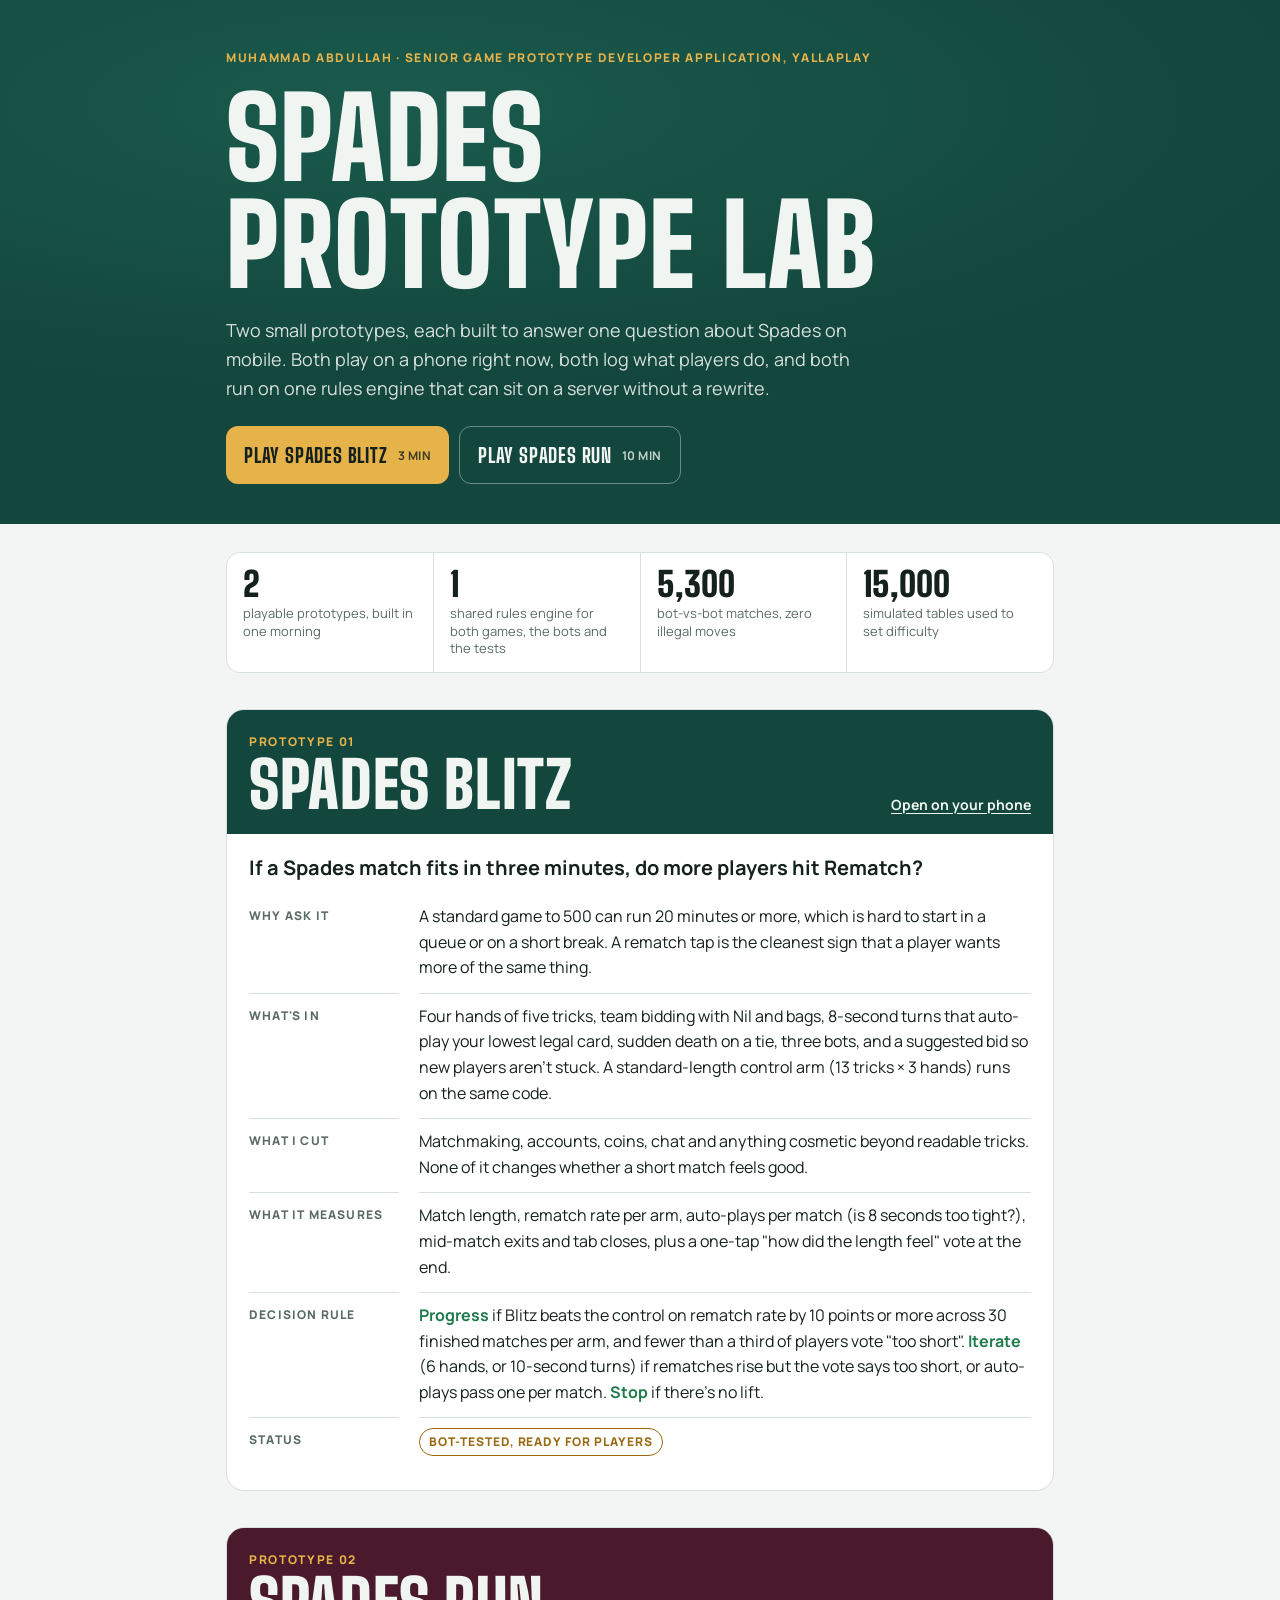
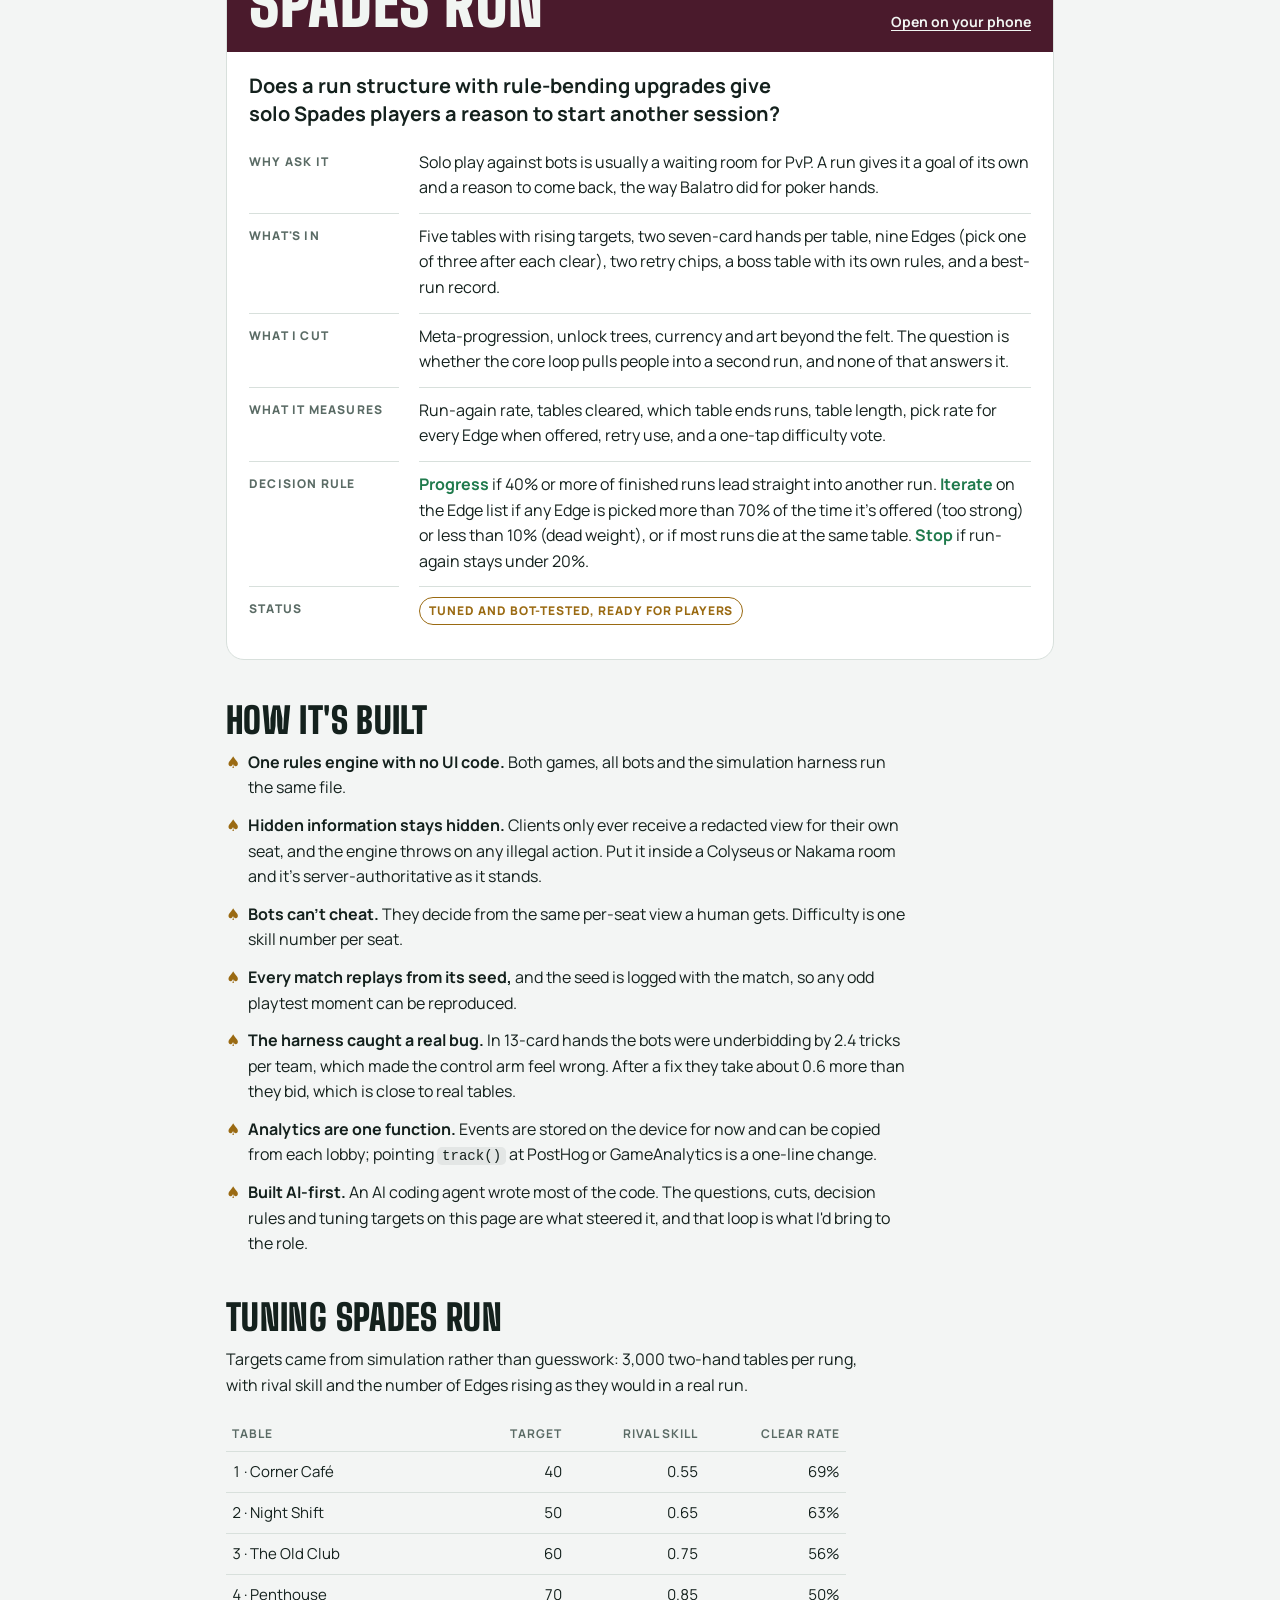
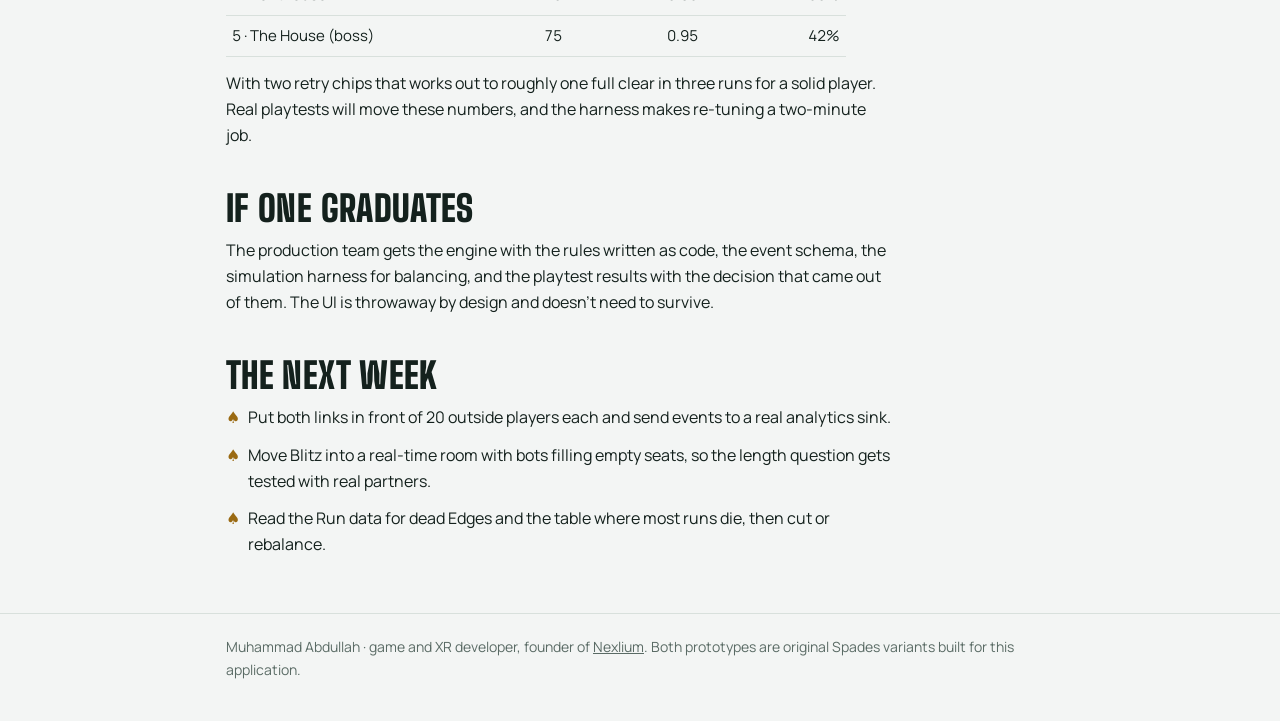
<file: docs/index.html>
<!doctype html>
<html lang="en">
<head>
<meta charset="utf-8">
<meta name="viewport" content="width=device-width,initial-scale=1,viewport-fit=cover">
</head>
<body>
<title>Spades Prototype Lab</title>
<meta name="claude:viewport-fit-sides" content="cover">
<link rel="preconnect" href="https://fonts.googleapis.com">
<link rel="preconnect" href="https://fonts.gstatic.com" crossorigin>
<link rel="stylesheet" href="https://fonts.googleapis.com/css2?family=Big+Shoulders+Display:wght@700;800;900&family=Manrope:wght@400;500;600;700;800&display=swap">
<style>
/* Layout: one 860px reading column. A felt-green hero band, a strip of build facts,
   then one section per prototype (each with its own felt colour), engineering, handoff. */
:root{
  --bg:#f3f5f4;
  --surface:#ffffff;
  --fg:#14211d;
  --muted:#5a6b65;
  --line:#d8e0dc;
  --accent:#9a6a12;
  --felt:#13463c;
  --felt-run:#4a1a2c;
  --on-felt:#f1f5f2;
  --brass:#e6b24a;
  --good:#1f7a4c;
  --font-d:"Big Shoulders Display","Arial Narrow","Roboto Condensed",sans-serif;
  --font-b:"Manrope",system-ui,-apple-system,"Segoe UI",sans-serif;
}
@media (prefers-color-scheme:dark){:root:not([data-theme="light"]){
  --bg:#0c1513;--surface:#121e1b;--fg:#e8efeb;--muted:#9db0a9;--line:#24342f;--accent:#e6b24a;
  --felt:#13463c;--felt-run:#4a1a2c;--on-felt:#f1f5f2;--brass:#e6b24a;--good:#86d9a6;color-scheme:dark
}}
:root[data-theme="dark"]{
  --bg:#0c1513;--surface:#121e1b;--fg:#e8efeb;--muted:#9db0a9;--line:#24342f;--accent:#e6b24a;
  --felt:#13463c;--felt-run:#4a1a2c;--on-felt:#f1f5f2;--brass:#e6b24a;--good:#86d9a6;color-scheme:dark
}
*,*::before,*::after{box-sizing:border-box}
body{margin:0;background:var(--bg);color:var(--fg);font-family:var(--font-b);font-size:16px;line-height:1.6}
a{color:inherit}
.wrap{max-width:860px;margin:0 auto;padding-left:max(16px,env(safe-area-inset-left,0px));padding-right:max(16px,env(safe-area-inset-right,0px))}
h1,h2,h3{font-family:var(--font-d);text-transform:uppercase;letter-spacing:.01em;line-height:.95;text-wrap:balance;margin:0}
.eyebrow{font-size:12px;font-weight:800;letter-spacing:.14em;text-transform:uppercase;margin:0}

/* Hero */
.hero{background:radial-gradient(120% 90% at 30% 20%,#1a5a4d,var(--felt) 60%);color:var(--on-felt)}
.hero .wrap{padding-block:48px 40px;display:flex;flex-direction:column;gap:18px}
.hero .eyebrow{color:var(--brass)}
.hero h1{font-size:clamp(56px,13vw,112px);font-weight:900}
.hero p.lede{margin:0;font-size:18px;max-width:58ch;color:color-mix(in srgb,var(--on-felt) 88%,transparent)}
.play{display:flex;flex-wrap:wrap;gap:10px;margin-top:6px}
.play a{
  display:inline-flex;align-items:center;gap:10px;text-decoration:none;font-family:var(--font-d);font-weight:800;
  font-size:20px;letter-spacing:.04em;text-transform:uppercase;padding:12px 18px;border-radius:12px
}
.play a.p1{background:var(--brass);color:#14211d}
.play a.p2{border:1px solid color-mix(in srgb,var(--on-felt) 40%,transparent);color:var(--on-felt)}
.play a:hover{filter:brightness(1.07)}
.play a span{font-family:var(--font-b);font-size:12px;font-weight:700;letter-spacing:.04em;opacity:.8}

/* Facts */
.facts{display:grid;grid-template-columns:repeat(4,1fr);gap:1px;background:var(--line);border:1px solid var(--line);border-radius:14px;overflow:hidden;margin:28px 0 8px}
.fact{background:var(--surface);padding:14px 16px}
.fact b{display:block;font-family:var(--font-d);font-size:34px;font-weight:900;line-height:1;font-variant-numeric:tabular-nums}
.fact span{font-size:13px;color:var(--muted);line-height:1.35;display:block;margin-top:4px}
@media (max-width:640px){.facts{grid-template-columns:repeat(2,1fr)}}

/* Prototype sections */
section.proto{margin-top:36px;background:var(--surface);border:1px solid var(--line);border-radius:18px;overflow:hidden}
.band{padding:22px 22px 18px;color:var(--on-felt);display:flex;justify-content:space-between;align-items:flex-end;gap:14px;flex-wrap:wrap}
.band.blitz{background:var(--felt)}
.band.run{background:var(--felt-run)}
.band .eyebrow{color:var(--brass)}
.band h2{font-size:clamp(40px,9vw,64px);font-weight:900;margin-top:4px}
.band a{font-weight:700;font-size:14px;color:var(--on-felt);text-underline-offset:3px}
.q{margin:0;padding:20px 22px 4px;font-size:20px;font-weight:700;line-height:1.4;text-wrap:balance}
dl.spec{margin:0;padding:8px 22px 22px;display:grid;grid-template-columns:150px 1fr;column-gap:20px}
dl.spec dt{padding-top:12px;font-size:12px;font-weight:800;letter-spacing:.1em;text-transform:uppercase;color:var(--muted);border-top:1px solid var(--line)}
dl.spec dd{margin:0;padding:10px 0 12px;border-top:1px solid var(--line);min-width:0}
dl.spec dd ul{margin:0;padding-left:18px}
dl.spec dt:first-of-type,dl.spec dt:first-of-type + dd{border-top:0}
.rule{color:var(--fg)}
.rule b{color:var(--good)}
.status{display:inline-block;font-size:12px;font-weight:800;letter-spacing:.08em;text-transform:uppercase;padding:3px 9px;border-radius:999px;border:1px solid var(--accent);color:var(--accent)}
@media (max-width:600px){
  dl.spec{grid-template-columns:1fr}
  dl.spec dd{border-top:0;padding-top:2px}
}

/* Text sections */
section.plain{margin-top:44px}
section.plain h2{font-size:36px;font-weight:900;margin-bottom:12px}
section.plain p{margin:0 0 12px;max-width:66ch}
.list{margin:0;padding:0;list-style:none;display:flex;flex-direction:column;gap:12px;max-width:68ch}
.list li{padding-left:22px;position:relative}
.list li::before{content:"\2660";position:absolute;left:0;top:0;color:var(--accent)}
.tune{width:100%;border-collapse:collapse;font-variant-numeric:tabular-nums;margin:6px 0 14px;font-size:15px}
.tune th,.tune td{text-align:right;padding:8px 6px;border-bottom:1px solid var(--line)}
.tune th:first-child,.tune td:first-child{text-align:left}
.tune th{font-size:12px;letter-spacing:.08em;text-transform:uppercase;color:var(--muted)}
.tablewrap{overflow-x:auto;max-width:620px}
footer{margin:56px 0 0;border-top:1px solid var(--line)}
footer .wrap{padding-block:22px 40px;color:var(--muted);font-size:14px}
code{font-family:ui-monospace,SFMono-Regular,Menlo,monospace;font-size:.88em;background:color-mix(in srgb,var(--fg) 7%,transparent);padding:1px 5px;border-radius:5px}
:focus-visible{outline:2px solid var(--accent);outline-offset:2px}
</style>

<header class="hero">
  <div class="wrap">
    <p class="eyebrow">Muhammad Abdullah &middot; Senior Game Prototype Developer application, YallaPlay</p>
    <h1>Spades Prototype Lab</h1>
    <p class="lede">Two small prototypes, each built to answer one question about Spades on mobile. Both play on a phone right now, both log what players do, and both run on one rules engine that can sit on a server without a rewrite.</p>
    <div class="play">
      <a class="p1" href="./blitz/" target="_blank" rel="noopener">Play Spades Blitz <span>3 min</span></a>
      <a class="p2" href="./run/" target="_blank" rel="noopener">Play Spades Run <span>10 min</span></a>
    </div>
  </div>
</header>

<main class="wrap">
  <div class="facts" aria-label="Build facts">
    <div class="fact"><b>2</b><span>playable prototypes, built in one morning</span></div>
    <div class="fact"><b>1</b><span>shared rules engine for both games, the bots and the tests</span></div>
    <div class="fact"><b>5,300</b><span>bot-vs-bot matches, zero illegal moves</span></div>
    <div class="fact"><b>15,000</b><span>simulated tables used to set difficulty</span></div>
  </div>

  <section class="proto" aria-labelledby="p1">
    <div class="band blitz">
      <div>
        <p class="eyebrow">Prototype 01</p>
        <h2 id="p1">Spades Blitz</h2>
      </div>
      <a href="./blitz/" target="_blank" rel="noopener">Open on your phone</a>
    </div>
    <p class="q">If a Spades match fits in three minutes, do more players hit Rematch?</p>
    <dl class="spec">
      <dt>Why ask it</dt>
      <dd>A standard game to 500 can run 20 minutes or more, which is hard to start in a queue or on a short break. A rematch tap is the cleanest sign that a player wants more of the same thing.</dd>
      <dt>What's in</dt>
      <dd>Four hands of five tricks, team bidding with Nil and bags, 8-second turns that auto-play your lowest legal card, sudden death on a tie, three bots, and a suggested bid so new players aren't stuck. A standard-length control arm (13 tricks &times; 3 hands) runs on the same code.</dd>
      <dt>What I cut</dt>
      <dd>Matchmaking, accounts, coins, chat and anything cosmetic beyond readable tricks. None of it changes whether a short match feels good.</dd>
      <dt>What it measures</dt>
      <dd>Match length, rematch rate per arm, auto-plays per match (is 8 seconds too tight?), mid-match exits and tab closes, plus a one-tap "how did the length feel" vote at the end.</dd>
      <dt>Decision rule</dt>
      <dd class="rule"><b>Progress</b> if Blitz beats the control on rematch rate by 10 points or more across 30 finished matches per arm, and fewer than a third of players vote "too short". <b>Iterate</b> (6 hands, or 10-second turns) if rematches rise but the vote says too short, or auto-plays pass one per match. <b>Stop</b> if there's no lift.</dd>
      <dt>Status</dt>
      <dd><span class="status">Bot-tested, ready for players</span></dd>
    </dl>
  </section>

  <section class="proto" aria-labelledby="p2">
    <div class="band run">
      <div>
        <p class="eyebrow">Prototype 02</p>
        <h2 id="p2">Spades Run</h2>
      </div>
      <a href="./run/" target="_blank" rel="noopener">Open on your phone</a>
    </div>
    <p class="q">Does a run structure with rule-bending upgrades give solo Spades players a reason to start another session?</p>
    <dl class="spec">
      <dt>Why ask it</dt>
      <dd>Solo play against bots is usually a waiting room for PvP. A run gives it a goal of its own and a reason to come back, the way Balatro did for poker hands.</dd>
      <dt>What's in</dt>
      <dd>Five tables with rising targets, two seven-card hands per table, nine Edges (pick one of three after each clear), two retry chips, a boss table with its own rules, and a best-run record.</dd>
      <dt>What I cut</dt>
      <dd>Meta-progression, unlock trees, currency and art beyond the felt. The question is whether the core loop pulls people into a second run, and none of that answers it.</dd>
      <dt>What it measures</dt>
      <dd>Run-again rate, tables cleared, which table ends runs, table length, pick rate for every Edge when offered, retry use, and a one-tap difficulty vote.</dd>
      <dt>Decision rule</dt>
      <dd class="rule"><b>Progress</b> if 40% or more of finished runs lead straight into another run. <b>Iterate</b> on the Edge list if any Edge is picked more than 70% of the time it's offered (too strong) or less than 10% (dead weight), or if most runs die at the same table. <b>Stop</b> if run-again stays under 20%.</dd>
      <dt>Status</dt>
      <dd><span class="status">Tuned and bot-tested, ready for players</span></dd>
    </dl>
  </section>

  <section class="plain" aria-labelledby="eng">
    <h2 id="eng">How it's built</h2>
    <ul class="list">
      <li><b>One rules engine with no UI code.</b> Both games, all bots and the simulation harness run the same file.</li>
      <li><b>Hidden information stays hidden.</b> Clients only ever receive a redacted view for their own seat, and the engine throws on any illegal action. Put it inside a Colyseus or Nakama room and it's server-authoritative as it stands.</li>
      <li><b>Bots can't cheat.</b> They decide from the same per-seat view a human gets. Difficulty is one skill number per seat.</li>
      <li><b>Every match replays from its seed,</b> and the seed is logged with the match, so any odd playtest moment can be reproduced.</li>
      <li><b>The harness caught a real bug.</b> In 13-card hands the bots were underbidding by 2.4 tricks per team, which made the control arm feel wrong. After a fix they take about 0.6 more than they bid, which is close to real tables.</li>
      <li><b>Analytics are one function.</b> Events are stored on the device for now and can be copied from each lobby; pointing <code>track()</code> at PostHog or GameAnalytics is a one-line change.</li>
      <li><b>Built AI-first.</b> An AI coding agent wrote most of the code. The questions, cuts, decision rules and tuning targets on this page are what steered it, and that loop is what I'd bring to the role.</li>
    </ul>
  </section>

  <section class="plain" aria-labelledby="tune">
    <h2 id="tune">Tuning Spades Run</h2>
    <p>Targets came from simulation rather than guesswork: 3,000 two-hand tables per rung, with rival skill and the number of Edges rising as they would in a real run.</p>
    <div class="tablewrap">
      <table class="tune">
        <thead><tr><th>Table</th><th>Target</th><th>Rival skill</th><th>Clear rate</th></tr></thead>
        <tbody>
          <tr><td>1 &middot; Corner Caf&eacute;</td><td>40</td><td>0.55</td><td>69%</td></tr>
          <tr><td>2 &middot; Night Shift</td><td>50</td><td>0.65</td><td>63%</td></tr>
          <tr><td>3 &middot; The Old Club</td><td>60</td><td>0.75</td><td>56%</td></tr>
          <tr><td>4 &middot; Penthouse</td><td>70</td><td>0.85</td><td>50%</td></tr>
          <tr><td>5 &middot; The House (boss)</td><td>75</td><td>0.95</td><td>42%</td></tr>
        </tbody>
      </table>
    </div>
    <p>With two retry chips that works out to roughly one full clear in three runs for a solid player. Real playtests will move these numbers, and the harness makes re-tuning a two-minute job.</p>
  </section>

  <section class="plain" aria-labelledby="handoff">
    <h2 id="handoff">If one graduates</h2>
    <p>The production team gets the engine with the rules written as code, the event schema, the simulation harness for balancing, and the playtest results with the decision that came out of them. The UI is throwaway by design and doesn't need to survive.</p>
  </section>

  <section class="plain" aria-labelledby="next">
    <h2 id="next">The next week</h2>
    <ul class="list">
      <li>Put both links in front of 20 outside players each and send events to a real analytics sink.</li>
      <li>Move Blitz into a real-time room with bots filling empty seats, so the length question gets tested with real partners.</li>
      <li>Read the Run data for dead Edges and the table where most runs die, then cut or rebalance.</li>
    </ul>
  </section>
</main>

<footer>
  <div class="wrap">Muhammad Abdullah &middot; game and XR developer, founder of <a href="https://nexlium.com" target="_blank" rel="noopener">Nexlium</a>. Both prototypes are original Spades variants built for this application.</div>
</footer>

</body>
</html>
</file>
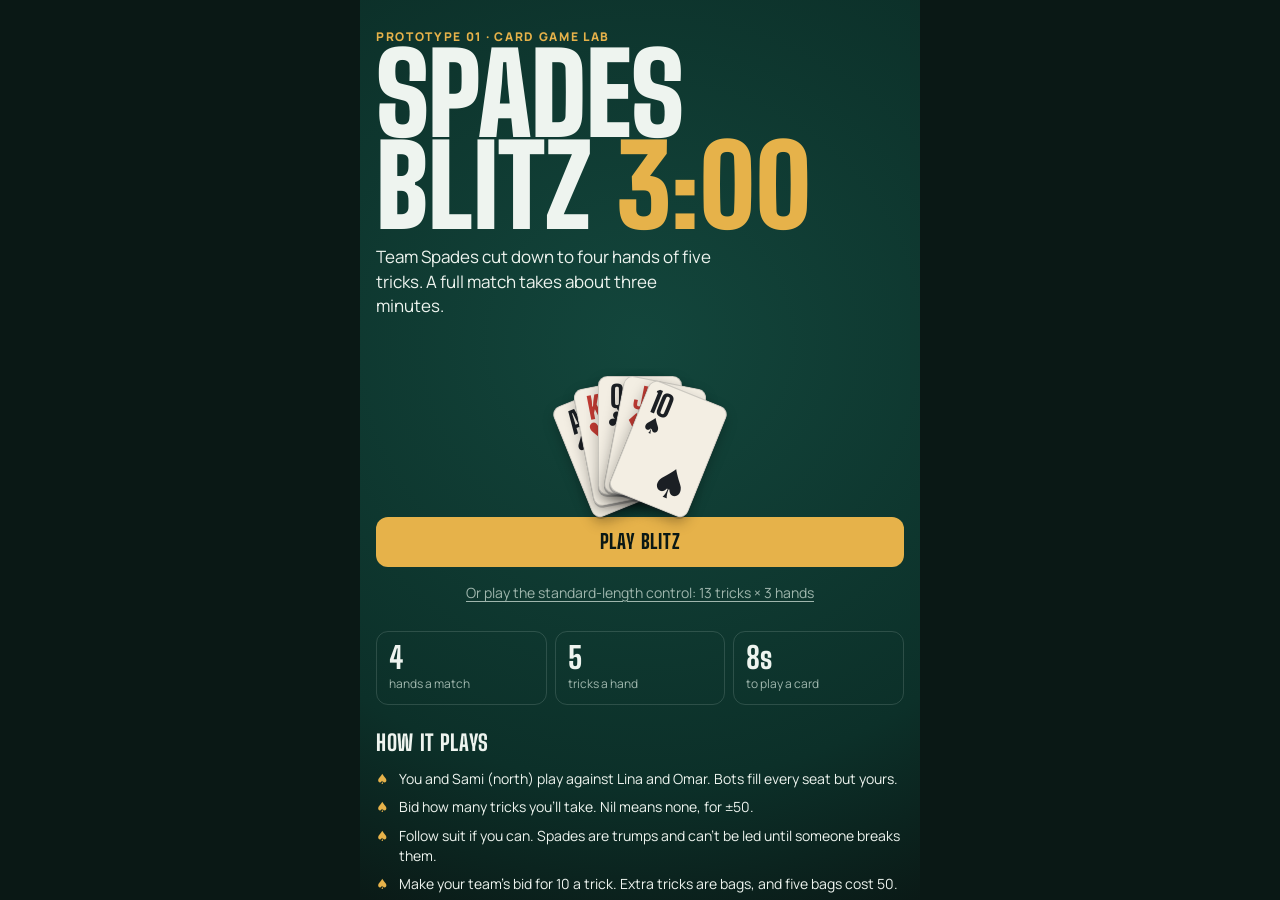
<file: docs/blitz/index.html>
<!doctype html>
<html lang="en">
<head>
<meta charset="utf-8">
<meta name="viewport" content="width=device-width,initial-scale=1,viewport-fit=cover">
</head>
<body>
<title>Spades Blitz</title>
<meta name="claude:viewport-fit-sides" content="cover">
<meta name="description" content="Prototype: a three-minute team Spades match with bots.">
<link rel="preconnect" href="https://fonts.googleapis.com">
<link rel="preconnect" href="https://fonts.gstatic.com" crossorigin>
<link rel="stylesheet" href="https://fonts.googleapis.com/css2?family=Big+Shoulders+Display:wght@600;700;800;900&family=Manrope:wght@400;500;600;700;800&display=swap">
<style>
/* Layout: one phone-width column. Lobby scrolls; the match screen is a fixed
   HUD band, a felt table that fills the middle, and a hand rail at the bottom. */
:root{
  --felt:#13463c;
  --felt-2:#0c3029;
  --rail:#0a1815;
  --line:rgba(226,239,231,.15);
  --chip:#24463f;
  --ivory:#f3eee3;
  --ink:#1b1f24;
  --red:#c23b33;
  --accent:#e6b24a;
  --us:#e6b24a;
  --text:#eef4ef;
  --muted:#9fb6ad;
  --danger:#f2775f;
  --good:#86d9a6;
  --back:#6d2723;
  --back-2:#8a3a34;
  --font-d:"Big Shoulders Display","Arial Narrow","Roboto Condensed",sans-serif;
  --font-b:"Manrope",system-ui,-apple-system,"Segoe UI",sans-serif;
  color-scheme:dark;
}
/* Shared table styles. Colours and fonts come from each game's :root tokens. */
*,*::before,*::after{box-sizing:border-box}
[hidden]{display:none!important}
html,body{height:100%}
body{
  margin:0;background:var(--rail);color:var(--text);
  font-family:var(--font-b);font-size:15px;line-height:1.45;
  -webkit-tap-highlight-color:transparent;overflow:hidden;
}
button{font:inherit;color:inherit}
:focus-visible{outline:2px solid var(--accent);outline-offset:2px}
.app{
  position:relative;height:100%;max-width:560px;margin:0 auto;
  background:radial-gradient(120% 70% at 50% 38%,var(--felt) 0%,var(--felt-2) 70%,var(--rail) 100%);
  overflow:hidden;
}
.screen{position:absolute;inset:0;display:flex;flex-direction:column}
.scroll{overflow-y:auto;-webkit-overflow-scrolling:touch}
.pad{padding-left:max(16px,env(safe-area-inset-left,0px));padding-right:max(16px,env(safe-area-inset-right,0px))}

/* HUD */
.hud{
  display:flex;align-items:center;gap:10px;padding-block:10px;
  background:linear-gradient(var(--rail),color-mix(in srgb,var(--rail) 70%,transparent));
  border-bottom:1px solid var(--line);
}
.hud .grow{flex:1;min-width:0}
.icon-btn{
  appearance:none;border:1px solid var(--line);background:transparent;border-radius:999px;
  height:34px;padding:0 11px;font-size:13px;font-weight:600;color:var(--muted);cursor:pointer;flex:none;
}
.icon-btn:hover{color:var(--text)}
.num{font-variant-numeric:tabular-nums}

/* Table */
.table{position:relative;flex:1;min-height:0}
.seat{position:absolute;display:flex;align-items:center;gap:8px;z-index:2}
.seat[data-dir="n"]{top:10px;left:50%;transform:translateX(-50%);flex-direction:column;gap:4px}
.seat[data-dir="w"]{left:max(10px,env(safe-area-inset-left,0px));top:42%;transform:translateY(-50%);flex-direction:column;align-items:flex-start;gap:4px}
.seat[data-dir="e"]{right:max(10px,env(safe-area-inset-right,0px));top:42%;transform:translateY(-50%);flex-direction:column;align-items:flex-end;gap:4px}
.seat-me{position:static;flex-direction:row;justify-content:center}
.plate{
  display:flex;align-items:center;gap:8px;padding:5px 10px 5px 5px;border-radius:999px;
  background:color-mix(in srgb,var(--rail) 78%,transparent);border:1px solid var(--line);
  transition:border-color .2s,box-shadow .2s;
}
.seat.active .plate{border-color:var(--accent);box-shadow:0 0 0 3px color-mix(in srgb,var(--accent) 25%,transparent)}
.avatar{
  width:28px;height:28px;border-radius:50%;display:grid;place-items:center;flex:none;
  font-family:var(--font-d);font-weight:800;font-size:15px;letter-spacing:.02em;
  background:var(--chip);color:var(--text);
}
.seat[data-team="0"] .avatar{background:var(--us);color:var(--rail)}
.plate .who{display:flex;flex-direction:column;line-height:1.1;min-width:0}
.plate .who b{font-size:13px;font-weight:700;white-space:nowrap}
.plate .who span{font-size:12px;color:var(--muted);white-space:nowrap}
.dealer{
  font-size:10px;font-weight:800;letter-spacing:.06em;padding:1px 5px;border-radius:4px;
  background:var(--text);color:var(--rail);margin-left:2px
}
.backs{display:flex;height:22px}
.backs i{
  width:15px;height:22px;border-radius:3px;margin-left:-9px;border:1px solid color-mix(in srgb,var(--ivory) 30%,transparent);
  background:repeating-linear-gradient(45deg,var(--back) 0 3px,var(--back-2) 3px 6px);
}
.backs i:first-child{margin-left:0}
.peek{display:flex;align-items:center;gap:5px;font-size:11px;color:var(--accent);font-weight:700;letter-spacing:.04em;text-transform:uppercase}
.peek .card{--cw:30px}

/* Cards */
.card{
  --cw:clamp(50px,15.5vw,74px);
  width:var(--cw);height:calc(var(--cw)*1.42);border-radius:calc(var(--cw)*.11);
  background:var(--ivory);color:var(--ink);position:relative;flex:none;
  border:1px solid color-mix(in srgb,var(--ink) 18%,transparent);
  box-shadow:0 2px 0 color-mix(in srgb,var(--ink) 25%,transparent),0 6px 14px rgba(0,0,0,.28);
  font-family:var(--font-d);user-select:none;padding:0;
}
.card.red{color:var(--red)}
.card .ci{position:absolute;left:9%;top:5%;display:flex;flex-direction:column;align-items:center;line-height:.9}
.card .ci b{font-size:calc(var(--cw)*.36);font-weight:800;letter-spacing:-.04em}
.card .ci i{font-style:normal;font-size:calc(var(--cw)*.27);font-family:var(--font-b)}
.card .cs{position:absolute;right:9%;bottom:6%;font-size:calc(var(--cw)*.5);line-height:1;font-family:var(--font-b)}
.card .tag{
  position:absolute;left:50%;bottom:-8px;transform:translateX(-50%);white-space:nowrap;
  font-family:var(--font-b);font-size:9px;font-weight:800;letter-spacing:.06em;text-transform:uppercase;
  background:var(--accent);color:var(--rail);padding:1px 5px;border-radius:4px
}

/* Trick area */
.trick{position:absolute;left:50%;top:44%;width:0;height:0;z-index:1}
.trick .card{position:absolute;margin-left:calc(var(--cw)*-.5);margin-top:calc(var(--cw)*-.71);transition:transform .32s cubic-bezier(.5,0,.75,0),opacity .32s}
.trick .card[data-dir="s"]{transform:translate(0,38%)}
.trick .card[data-dir="n"]{transform:translate(0,-38%)}
.trick .card[data-dir="w"]{transform:translate(-62%,0) rotate(-8deg)}
.trick .card[data-dir="e"]{transform:translate(62%,0) rotate(8deg)}
.trick .card{animation:dealIn .26s cubic-bezier(.2,.7,.3,1) backwards}
.trick .card[data-dir="s"]{--from:0px,160px}
.trick .card[data-dir="n"]{--from:0px,-160px}
.trick .card[data-dir="w"]{--from:-160px,0px}
.trick .card[data-dir="e"]{--from:160px,0px}
@keyframes dealIn{from{translate:var(--from);opacity:0;scale:.86}to{translate:0 0;opacity:1;scale:1}}
.trick .card.win{box-shadow:0 0 0 3px var(--accent),0 8px 18px rgba(0,0,0,.35);z-index:3}
.trick.collect .card{opacity:0}
.trick.collect[data-to="s"] .card{translate:0 180px}
.trick.collect[data-to="n"] .card{translate:0 -180px}
.trick.collect[data-to="w"] .card{translate:-180px 0}
.trick.collect[data-to="e"] .card{translate:180px 0}
.trick .card{transition:translate .3s ease-in,opacity .3s ease-in}

.tinfo{
  position:absolute;left:50%;top:calc(44% + clamp(50px,15.5vw,74px) * 1.42 + 8px);transform:translateX(-50%);
  font-size:11px;font-weight:700;letter-spacing:.14em;text-transform:uppercase;color:var(--muted);white-space:nowrap;
  font-variant-numeric:tabular-nums;pointer-events:none
}
.pips{display:inline-flex;gap:2px;align-self:center;margin-left:1px}
.pips i{width:4px;height:4px;border-radius:50%;background:color-mix(in srgb,var(--text) 20%,transparent)}
.pips i.on{background:var(--danger)}
.toast{
  position:absolute;left:50%;top:22%;transform:translateX(-50%);z-index:5;
  background:var(--text);color:var(--rail);font-weight:700;font-size:14px;
  padding:7px 14px;border-radius:999px;white-space:nowrap;box-shadow:0 8px 20px rgba(0,0,0,.3);
  animation:pop .22s ease-out both;
}
@keyframes pop{from{opacity:0;transform:translate(-50%,6px)}to{opacity:1;transform:translate(-50%,0)}}

/* My area */
.me{
  position:relative;display:flex;flex-direction:column;align-items:center;gap:8px;
  padding-bottom:max(12px,env(safe-area-inset-bottom,0px));padding-top:4px;
  background:linear-gradient(transparent,color-mix(in srgb,var(--rail) 55%,transparent) 40%);
}
.timer{width:min(320px,80%);height:4px;border-radius:4px;background:color-mix(in srgb,var(--text) 14%,transparent);overflow:hidden}
.timer i{display:block;height:100%;background:var(--accent);transform-origin:left;animation:drain var(--dur,8s) linear forwards}
.timer.late i{background:var(--danger)}
@keyframes drain{from{transform:scaleX(1)}to{transform:scaleX(0)}}
.hand{
  display:flex;justify-content:center;align-items:flex-end;min-height:calc(clamp(50px,15.5vw,74px)*1.42 + 14px);
  width:100%;padding-top:12px;
}
.hand .card{margin-left:var(--overlap,6px);transition:transform .15s ease,opacity .15s,filter .15s;cursor:default}
.hand .card:first-child{margin-left:0}
.hand.turn .card.ok{cursor:pointer;transform:translateY(-10px)}
.hand.turn .card.ok:hover,.hand.turn .card.ok:focus-visible{transform:translateY(-18px)}
.hand.turn .card.no{filter:brightness(.55) saturate(.6)}
.hand .card.boost{outline:2px dashed var(--accent);outline-offset:-5px}

.bidpanel{
  width:100%;display:flex;flex-direction:column;align-items:center;gap:8px;
  animation:pop2 .2s ease-out both;
}
@keyframes pop2{from{opacity:0;transform:translateY(8px)}to{opacity:1;transform:none}}
.bidpanel p{margin:0;font-size:13px;color:var(--muted)}
.bidpanel p b{color:var(--text)}
.bids{display:flex;flex-wrap:wrap;justify-content:center;gap:6px;max-width:420px}
.bids button{
  appearance:none;min-width:46px;height:44px;border-radius:10px;cursor:pointer;
  border:1px solid var(--line);background:color-mix(in srgb,var(--rail) 65%,transparent);
  font-family:var(--font-d);font-size:20px;font-weight:800;
}
.bids button:hover{border-color:var(--text)}
.bids button.sug{border-color:var(--accent);box-shadow:inset 0 0 0 1px var(--accent)}
.bids button small{display:block;font-family:var(--font-b);font-size:9px;font-weight:700;letter-spacing:.05em;text-transform:uppercase;margin-top:-3px;color:var(--accent)}
.bids button.nil{font-size:15px;padding:0 10px}

/* Sheets (hand summary, results) */
.sheet-wrap{position:absolute;inset:0;z-index:20;display:flex;align-items:flex-end;background:rgba(0,0,0,.42);animation:fade .2s both}
@keyframes fade{from{opacity:0}to{opacity:1}}
.sheet{
  width:100%;background:var(--rail);border-top:1px solid var(--line);border-radius:18px 18px 0 0;
  padding-block:18px max(18px,env(safe-area-inset-bottom,0px));
  animation:rise .26s cubic-bezier(.2,.7,.3,1) both;max-height:88%;overflow-y:auto;
}
@keyframes rise{from{transform:translateY(40px);opacity:.4}to{transform:none;opacity:1}}
.sheet h3{margin:0 0 4px;font-family:var(--font-d);font-weight:800;font-size:26px;letter-spacing:.01em;text-transform:uppercase;text-wrap:balance}
.sheet .sub{margin:0 0 14px;color:var(--muted);font-size:14px}
.btn{
  appearance:none;border:0;border-radius:12px;height:50px;padding:0 20px;cursor:pointer;
  font-family:var(--font-d);font-size:20px;font-weight:800;letter-spacing:.04em;text-transform:uppercase;
}
.btn.primary{background:var(--accent);color:var(--rail)}
.btn.primary:hover{filter:brightness(1.08)}
.btn.ghost{background:transparent;border:1px solid var(--line);color:var(--text)}
.btn.wide{width:100%}
.row{display:flex;gap:10px}
.row .btn{flex:1}

table.tally{width:100%;border-collapse:collapse;font-variant-numeric:tabular-nums;margin-bottom:12px}
.tally th,.tally td{padding:7px 4px;text-align:right;border-bottom:1px solid var(--line);font-size:14px}
.tally th:first-child,.tally td:first-child{text-align:left}
.tally th{font-size:11px;font-weight:700;letter-spacing:.06em;text-transform:uppercase;color:var(--muted)}
.tally td.pos{color:var(--good);font-weight:700}
.tally td.neg{color:var(--danger);font-weight:700}
.notes{margin:-4px 0 12px;padding:0;list-style:none;font-size:13px;color:var(--accent)}

@media (prefers-reduced-motion:reduce){
  *,*::before,*::after{animation-duration:.01ms!important;transition-duration:.01ms!important}
}
@media (max-height:640px){
  .card{--cw:clamp(44px,13vw,60px)}
  .seat[data-dir="w"],.seat[data-dir="e"]{top:40%}
}


/* Lobby */
#lobby{padding-block:28px 32px}
#lobby .inner{display:flex;flex-direction:column;gap:22px}
.eyebrow{margin:0;font-size:12px;font-weight:800;letter-spacing:.14em;text-transform:uppercase;color:var(--accent)}
h1{
  margin:4px 0 0;font-family:var(--font-d);font-weight:900;text-transform:uppercase;
  font-size:clamp(64px,22vw,112px);line-height:.82;letter-spacing:-.005em;
}
h1 .clock{color:var(--accent)}
.lede{margin:12px 0 0;font-size:17px;max-width:34ch;color:var(--text)}
.fan{position:relative;height:150px;margin:4px 0 0}
.fan .card{position:absolute;left:50%;bottom:0;--cw:84px;transform-origin:50% 120%}
.cta{display:flex;flex-direction:column;gap:10px}
.link{
  appearance:none;background:none;border:0;padding:6px 0;cursor:pointer;
  color:var(--muted);font-size:14px;text-decoration:underline;text-underline-offset:3px;text-align:center
}
.link:hover{color:var(--text)}
.facts{display:grid;grid-template-columns:repeat(3,1fr);gap:8px}
.fact{border:1px solid var(--line);border-radius:12px;padding:10px 12px}
.fact b{display:block;font-family:var(--font-d);font-size:30px;font-weight:800;line-height:1}
.fact span{font-size:12px;color:var(--muted)}
.how{margin:0;padding:0;list-style:none;display:flex;flex-direction:column;gap:8px}
.how li{display:flex;gap:10px;font-size:14px;color:var(--text)}
.how li::before{content:"\2660";color:var(--accent);flex:none}
h2.sec{margin:0 0 10px;font-family:var(--font-d);font-size:22px;font-weight:800;text-transform:uppercase;letter-spacing:.03em}
.test{border-left:3px solid var(--accent);padding:2px 0 2px 14px}
.test p{margin:0;font-size:14px;color:var(--muted)}
.test p b{color:var(--text)}
details.data{border:1px solid var(--line);border-radius:12px;padding:12px 14px}
details.data summary{cursor:pointer;font-weight:700;font-size:14px}
.stats{width:100%;border-collapse:collapse;margin:12px 0 10px;font-variant-numeric:tabular-nums;font-size:13px}
.stats th,.stats td{padding:6px 4px;border-bottom:1px solid var(--line);text-align:right}
.stats th:first-child,.stats td:first-child{text-align:left;color:var(--muted)}
.stats thead th{font-size:11px;letter-spacing:.06em;text-transform:uppercase;color:var(--muted)}
.data .row .btn{height:40px;font-size:15px}
.data .hint{font-size:12px;color:var(--muted);margin:8px 0 0}
.foot{font-size:12px;color:var(--muted);margin:0}

/* HUD */
.score{display:flex;align-items:center;gap:4px;min-width:0;font-variant-numeric:tabular-nums}
.team{display:flex;align-items:baseline;gap:5px;padding:4px 8px;border-radius:10px;background:color-mix(in srgb,var(--text) 6%,transparent)}
.team small{font-size:11px;font-weight:800;letter-spacing:.08em;text-transform:uppercase;color:var(--muted)}
.team b{font-family:var(--font-d);font-size:24px;font-weight:800;line-height:1}
.team.us b{color:var(--us)}
.team em{font-style:normal;font-size:11px;color:var(--muted)}
.meta{display:flex;flex-direction:column;align-items:flex-end;line-height:1.15;font-size:12px;color:var(--muted);font-variant-numeric:tabular-nums}
.meta b{font-family:var(--font-d);font-size:20px;color:var(--text);font-weight:800}

/* End */
#end{padding-block:32px}
#end .inner{display:flex;flex-direction:column;gap:18px}
.result{font-family:var(--font-d);font-weight:900;text-transform:uppercase;font-size:clamp(56px,18vw,92px);line-height:.85;margin:4px 0 0}
.result.win{color:var(--accent)}
.final{font-family:var(--font-d);font-size:34px;font-weight:800;margin:0;font-variant-numeric:tabular-nums}
.final span{color:var(--muted);font-size:18px;font-weight:700;letter-spacing:.04em;text-transform:uppercase;margin-left:8px}
.feedback{border:1px solid var(--line);border-radius:12px;padding:12px 14px}
.feedback p{margin:0 0 10px;font-size:14px;font-weight:600}
.chips{display:flex;gap:8px;flex-wrap:wrap}
.chips button{
  appearance:none;border:1px solid var(--line);background:transparent;border-radius:999px;
  padding:8px 14px;font-size:14px;font-weight:600;cursor:pointer
}
.chips button[aria-pressed="true"]{background:var(--accent);color:var(--rail);border-color:var(--accent)}
</style>

<div class="app" id="app">
  <section class="screen scroll pad" id="lobby">
    <div class="inner">
      <div>
        <p class="eyebrow">Prototype 01 &middot; card game lab</p>
        <h1>Spades<br>Blitz <span class="clock">3:00</span></h1>
        <p class="lede">Team Spades cut down to four hands of five tricks. A full match takes about three minutes.</p>
      </div>
      <div class="fan" id="fan" aria-hidden="true"></div>
      <div class="cta">
        <button class="btn primary wide" id="playBlitz" type="button">Play Blitz</button>
        <button class="link" id="playControl" type="button">Or play the standard-length control: 13 tricks &times; 3 hands</button>
      </div>
      <div class="facts" aria-label="Match format">
        <div class="fact"><b class="num">4</b><span>hands a match</span></div>
        <div class="fact"><b class="num">5</b><span>tricks a hand</span></div>
        <div class="fact"><b class="num">8s</b><span>to play a card</span></div>
      </div>
      <div>
        <h2 class="sec">How it plays</h2>
        <ul class="how">
          <li>You and Sami (north) play against Lina and Omar. Bots fill every seat but yours.</li>
          <li>Bid how many tricks you'll take. Nil means none, for &plusmn;50.</li>
          <li>Follow suit if you can. Spades are trumps and can't be led until someone breaks them.</li>
          <li>Make your team's bid for 10 a trick. Extra tricks are bags, and five bags cost 50.</li>
          <li>After 8 seconds your lowest legal card plays itself. Highest score after four hands wins; a tie plays one sudden-death hand.</li>
        </ul>
      </div>
      <div class="test">
        <h2 class="sec">What this tests</h2>
        <p><b>If a Spades match fits in three minutes, do more players hit Rematch?</b> The control arm plays the standard 13-trick hand so the two can be compared on the same device.</p>
      </div>
      <details class="data" id="dataBox">
        <summary>Playtest data on this device</summary>
        <div id="statsHost"></div>
        <div class="row">
          <button class="btn ghost" type="button" id="copyData">Copy raw events</button>
          <button class="btn ghost" type="button" id="resetData">Reset</button>
        </div>
        <p class="hint" id="dataHint">Every bid, card, auto-play, rematch and early exit is logged here with a timestamp.</p>
      </details>
      <p class="foot">Prototype by Muhammad Abdullah. Built with AI coding agents on a shared rules engine; all game logic runs on a redacted per-seat view, so it can move to an authoritative server unchanged.</p>
    </div>
  </section>

  <section class="screen" id="game" hidden>
    <header class="hud pad">
      <button class="icon-btn" id="leave" type="button">Leave</button>
      <div class="score grow">
        <span class="team us"><small>Us</small><b id="sUs" class="num">0</b><span class="pips" id="bUs"></span></span>
        <span class="team"><small>Them</small><b id="sThem" class="num">0</b><span class="pips" id="bThem"></span></span>
      </div>
      <div class="meta"><b id="clock" class="num">0:00</b><span id="handLbl">Hand 1 of 4</span></div>
    </header>
    <div id="tableHost" style="flex:1;display:flex;flex-direction:column;min-height:0"></div>
  </section>

  <section class="screen scroll pad" id="end" hidden>
    <div class="inner">
      <div>
        <p class="eyebrow" id="endEyebrow">Match over</p>
        <p class="result" id="endResult">You win</p>
        <p class="final num" id="endScore">0 &ndash; 0</p>
      </div>
      <div id="endTable"></div>
      <div class="feedback">
        <p>How did that length feel?</p>
        <div class="chips" id="lenChips">
          <button type="button" data-v="short" aria-pressed="false">Too short</button>
          <button type="button" data-v="right" aria-pressed="false">About right</button>
          <button type="button" data-v="long" aria-pressed="false">Too long</button>
        </div>
      </div>
      <div class="row">
        <button class="btn primary" id="rematch" type="button">Rematch</button>
        <button class="btn ghost" id="toLobby" type="button">Lobby</button>
      </div>
    </div>
  </section>
</div>

<script>
/*
 * Spades engine
 * Pure rules and state. No DOM, no timers, no network.
 *
 * Clients only ever receive viewFor(state, seat), which strips the other
 * three hands. That keeps hidden information on whoever owns the state,
 * so this file can run unchanged inside an authoritative server room
 * (Colyseus, Nakama, a plain Node websocket) when a prototype graduates.
 *
 * Seats go clockwise: 0 South (you), 1 West, 2 North (partner), 3 East.
 * Team 0 = seats 0 and 2. Team 1 = seats 1 and 3.
 */
(function (root) {
  'use strict';

  var SUITS = ['S', 'H', 'D', 'C'];
  var SYM = { S: '♠', H: '♥', D: '♦', C: '♣' };
  var SUIT_NAME = { S: 'spades', H: 'hearts', D: 'diamonds', C: 'clubs' };
  var RANK_LABEL = { 11: 'J', 12: 'Q', 13: 'K', 14: 'A' };
  var RANK_NAME = { 11: 'jack', 12: 'queen', 13: 'king', 14: 'ace' };
  var HAND_ORDER = { S: 0, H: 1, C: 2, D: 3 }; // alternates colours in a fanned hand

  // Rule-bending "Edges" used by Spades Run. All of them help team 0 only.
  var EDGES = {
    lowTrump:      { name: 'Low Trump',      text: 'Your 2♠ beats every other spade.' },
    earlySpades:   { name: 'Early Spades',   text: 'You can lead spades before they are broken.' },
    loadedDeal:    { name: 'Loaded Deal',    text: 'Each deal, your lowest card is swapped for an ace or king from the deck.' },
    peek:          { name: 'Peek',           text: 'See one card from each rival’s hand every deal.' },
    bagCollector:  { name: 'Bag Collector',  text: 'Overtricks score 5 points each and never cost you a bag penalty.' },
    heartHunter:   { name: 'Heart Hunter',   text: '+5 for every trick your team wins that contains a heart.' },
    exactChange:   { name: 'Exact Change',   text: 'Make your bid with zero overtricks and the bid scores double.' },
    safetyNet:     { name: 'Safety Net',     text: 'A failed team bid scores 0 instead of going negative.' },
    nilSpecialist: { name: 'Nil Specialist', text: 'Your team’s nil bids are worth 100 instead of 50.' }
  };

  function suitOf(c) { return c.charAt(0); }
  function rankOf(c) { return +c.slice(1); }
  function label(c) { var r = rankOf(c); return (RANK_LABEL[r] || r) + SYM[suitOf(c)]; }
  function rankLabel(c) { var r = rankOf(c); return String(RANK_LABEL[r] || r); }
  function speak(c) { var r = rankOf(c); return (RANK_NAME[r] || r) + ' of ' + SUIT_NAME[suitOf(c)]; }
  function team(s) { return s % 2; }
  function partner(s) { return (s + 2) % 4; }

  // Small seeded RNG (mulberry32). State is a plain number so the whole
  // match stays JSON-serialisable and replayable from its seed.
  function rand(st) {
    var t = (st.rng = (st.rng + 0x6D2B79F5) | 0);
    t = Math.imul(t ^ (t >>> 15), t | 1);
    t ^= t + Math.imul(t ^ (t >>> 7), t | 61);
    return ((t ^ (t >>> 14)) >>> 0) / 4294967296;
  }
  function shuffle(st, a) {
    for (var i = a.length - 1; i > 0; i--) {
      var j = Math.floor(rand(st) * (i + 1));
      var tmp = a[i]; a[i] = a[j]; a[j] = tmp;
    }
    return a;
  }
  function freshDeck() {
    var d = [];
    SUITS.forEach(function (s) { for (var r = 2; r <= 14; r++) d.push(s + r); });
    return d;
  }
  function sortHand(h) {
    return h.sort(function (a, b) {
      return (HAND_ORDER[suitOf(a)] - HAND_ORDER[suitOf(b)]) || (rankOf(b) - rankOf(a));
    });
  }
  function hasEdge(cfg, id) { return cfg.mods.indexOf(id) !== -1; }

  // Trick-taking strength of a card. Spades beat everything, the led suit
  // beats off-suit discards, which never win.
  function power(cfg, card, seat, led) {
    var s = suitOf(card), r = rankOf(card);
    if (s === 'S') {
      if (seat === 0 && r === 2 && hasEdge(cfg, 'lowTrump')) return 115;
      return 100 + r;
    }
    return s === led ? r : 0;
  }

  function createMatch(opts) {
    var cfg = {
      handSize: 5, hands: 4, suddenDeath: true, mods: [], boss: false, seed: 1
    };
    for (var k in opts) if (Object.prototype.hasOwnProperty.call(opts, k)) cfg[k] = opts[k];
    cfg.mods = (cfg.mods || []).slice();
    var st = {
      cfg: cfg,
      rng: (cfg.seed >>> 0) || 1,
      handNo: 0,
      dealer: 3, // seat 0 bids and leads first on hand one
      scores: [0, 0],
      bags: [0, 0],
      results: [],
      matchOver: false,
      phase: 'init'
    };
    startHand(st);
    return st;
  }

  function startHand(st) {
    var n = st.cfg.handSize;
    var d = shuffle(st, freshDeck());
    st.hands = [0, 1, 2, 3].map(function (i) { return sortHand(d.slice(i * n, (i + 1) * n)); });
    st.undealt = d.slice(4 * n);
    if (hasEdge(st.cfg, 'loadedDeal')) loadedDeal(st);
    st.peeks = null;
    if (hasEdge(st.cfg, 'peek')) {
      st.peeks = {};
      [1, 3].forEach(function (s) {
        var h = st.hands[s];
        st.peeks[s] = h[Math.floor(rand(st) * h.length)];
      });
    }
    st.bids = [null, null, null, null];
    st.tricks = [0, 0, 0, 0];
    st.heartTricks = [0, 0];
    st.trick = [];
    st.played = [];
    st.trickNo = 0;
    st.spadesBroken = false;
    st.lastTrick = null;
    st.turn = (st.dealer + 1) % 4;
    st.leader = st.turn;
    st.phase = 'bidding';
  }

  // Loaded Deal: swap seat 0's weakest card for the best ace/king left in the deck.
  function loadedDeal(st) {
    var pool = st.undealt.filter(function (c) { return rankOf(c) >= 13; });
    if (!pool.length) return;
    pool.sort(function (a, b) { return rankOf(b) - rankOf(a) || (suitOf(a) === 'S' ? -1 : 1); });
    var give = pool[0];
    var mine = st.hands[0].slice().sort(function (a, b) {
      var sa = suitOf(a) === 'S' ? 1 : 0, sb = suitOf(b) === 'S' ? 1 : 0;
      return (sa - sb) || (rankOf(a) - rankOf(b));
    });
    var take = mine[0];
    st.hands[0] = sortHand(st.hands[0].filter(function (c) { return c !== take; }).concat([give]));
    st.undealt = st.undealt.filter(function (c) { return c !== give; }).concat([take]);
  }

  function nilAllowed(st, seat) {
    return !(st.cfg.boss && team(seat) === 0);
  }

  function legal(st, seat) {
    if (st.phase !== 'playing' || st.turn !== seat) return [];
    var h = st.hands[seat];
    if (st.trick.length === 0) {
      var free = st.spadesBroken || (seat === 0 && hasEdge(st.cfg, 'earlySpades'));
      if (!free) {
        var nonSpades = h.filter(function (c) { return suitOf(c) !== 'S'; });
        if (nonSpades.length) return nonSpades;
      }
      return h.slice();
    }
    var led = suitOf(st.trick[0].card);
    var follow = h.filter(function (c) { return suitOf(c) === led; });
    return follow.length ? follow : h.slice();
  }

  function trickWinner(cfg, trick) {
    var led = suitOf(trick[0].card);
    var best = trick[0], bestP = power(cfg, best.card, best.seat, led);
    for (var i = 1; i < trick.length; i++) {
      var p = power(cfg, trick[i].card, trick[i].seat, led);
      if (p > bestP) { best = trick[i]; bestP = p; }
    }
    return best.seat;
  }

  function scoreTeam(st, t) {
    var cfg = st.cfg;
    var mine = t === 0;
    function edge(id) { return mine && hasEdge(cfg, id); }
    var r = {
      team: t, bid: 0, won: 0, made: null, base: 0, bags: 0, bagPts: 0,
      nil: [], nilPts: 0, penalty: 0, bonus: 0, notes: [], total: 0
    };
    var nilValue = edge('nilSpecialist') ? 100 : 50;
    var nilTricks = 0, contractWon = 0;
    [t, t + 2].forEach(function (s) {
      var b = st.bids[s], w = st.tricks[s];
      r.won += w;
      if (b === 0) {
        var ok = w === 0;
        r.nil.push({ seat: s, ok: ok });
        r.nilPts += ok ? nilValue : -nilValue;
        nilTricks += w;
      } else {
        r.bid += b;
        contractWon += w;
      }
    });
    if (r.bid > 0) {
      if (contractWon >= r.bid) {
        r.made = true;
        r.base = 10 * r.bid;
        r.bags = contractWon - r.bid + nilTricks;
        if (edge('exactChange') && r.bags === 0) {
          r.base *= 2;
          r.notes.push('Exact Change doubled the bid');
        }
      } else {
        r.made = false;
        var mult = (mine && cfg.boss) ? 2 : 1;
        if (edge('safetyNet')) {
          r.base = 0;
          r.notes.push('Safety Net caught the failed bid');
        } else {
          r.base = -10 * r.bid * mult;
          if (mult > 1) r.notes.push('Boss table: failed bid cost double');
        }
        r.bags = nilTricks;
      }
    } else {
      r.bags = nilTricks;
    }
    if (edge('bagCollector')) {
      r.bagPts = r.bags * 5;
      if (r.bags) r.notes.push('Bag Collector: ' + r.bags + ' × 5');
    } else {
      r.bagPts = r.bags;
      st.bags[t] += r.bags;
      while (st.bags[t] >= 5) {
        st.bags[t] -= 5;
        r.penalty -= 50;
        r.notes.push('Five bags: −50');
      }
    }
    if (edge('heartHunter') && st.heartTricks[t]) {
      r.bonus += 5 * st.heartTricks[t];
      r.notes.push('Heart Hunter: ' + st.heartTricks[t] + ' × 5');
    }
    r.total = r.base + r.bagPts + r.nilPts + r.penalty + r.bonus;
    return r;
  }

  function endHand(st) {
    var res = [scoreTeam(st, 0), scoreTeam(st, 1)];
    st.scores[0] += res[0].total;
    st.scores[1] += res[1].total;
    var entry = { hand: st.handNo, res: res, bids: st.bids.slice(), tricks: st.tricks.slice() };
    st.results.push(entry);
    st.phase = 'handDone';
    var played = st.handNo + 1;
    st.matchOver = played >= st.cfg.hands &&
      !(st.cfg.suddenDeath && st.scores[0] === st.scores[1]);
    return entry;
  }

  /*
   * applyAction mutates state and returns what happened, so a UI or a
   * server can broadcast events. Throws on anything illegal, which is
   * exactly what an authoritative server wants.
   */
  function applyAction(st, seat, a) {
    var out = { type: a.type, seat: seat };
    if (a.type === 'bid') {
      if (st.phase !== 'bidding') throw new Error('Not bidding');
      if (st.turn !== seat) throw new Error('Not your turn to bid');
      var v = a.value;
      if (!(v === Math.floor(v) && v >= 0 && v <= st.cfg.handSize)) throw new Error('Bad bid');
      if (v === 0 && !nilAllowed(st, seat)) throw new Error('Nil is not allowed here');
      st.bids[seat] = v;
      out.value = v;
      if (st.bids.every(function (b) { return b !== null; })) {
        st.phase = 'playing';
        st.turn = st.leader;
        out.biddingDone = true;
      } else {
        st.turn = (seat + 1) % 4;
      }
      return out;
    }
    if (a.type === 'play') {
      if (st.phase !== 'playing') throw new Error('Not playing');
      if (st.turn !== seat) throw new Error('Not your turn');
      var ok = legal(st, seat);
      if (ok.indexOf(a.card) === -1) throw new Error('Illegal card ' + a.card);
      st.hands[seat] = st.hands[seat].filter(function (c) { return c !== a.card; });
      if (suitOf(a.card) === 'S' && !st.spadesBroken) {
        st.spadesBroken = true;
        out.spadesBroken = true;
      }
      st.trick.push({ seat: seat, card: a.card });
      st.played.push(a.card);
      out.card = a.card;
      if (st.trick.length === 4) {
        var w = trickWinner(st.cfg, st.trick);
        st.tricks[w]++;
        if (st.trick.some(function (p) { return suitOf(p.card) === 'H'; })) st.heartTricks[team(w)]++;
        st.lastTrick = { cards: st.trick.slice(), winner: w };
        out.trick = st.lastTrick;
        st.trick = [];
        st.trickNo++;
        st.leader = st.turn = w;
        if (st.hands[0].length === 0) out.hand = endHand(st);
      } else {
        st.turn = (seat + 1) % 4;
      }
      return out;
    }
    if (a.type === 'next') {
      if (st.phase !== 'handDone') throw new Error('Hand not finished');
      if (st.matchOver) { st.phase = 'matchDone'; out.matchDone = true; return out; }
      st.dealer = (st.dealer + 1) % 4;
      st.handNo++;
      startHand(st);
      return out;
    }
    throw new Error('Unknown action ' + a.type);
  }

  // What one seat is allowed to know. Never includes another seat's cards
  // (apart from Peek cards, which the rules reveal on purpose).
  function viewFor(st, seat) {
    var peeks = null;
    if (seat === 0 && st.peeks) {
      peeks = {};
      Object.keys(st.peeks).forEach(function (s) {
        var c = st.peeks[s];
        if (st.hands[s].indexOf(c) !== -1) peeks[s] = c;
      });
    }
    return {
      seat: seat,
      cfg: { handSize: st.cfg.handSize, hands: st.cfg.hands, mods: st.cfg.mods.slice(), boss: st.cfg.boss },
      handSize: st.cfg.handSize,
      handNo: st.handNo,
      dealer: st.dealer,
      phase: st.phase,
      turn: st.turn,
      leader: st.leader,
      bids: st.bids.slice(),
      tricks: st.tricks.slice(),
      trick: st.trick.map(function (p) { return { seat: p.seat, card: p.card }; }),
      played: st.played.slice(),
      trickNo: st.trickNo,
      spadesBroken: st.spadesBroken,
      scores: st.scores.slice(),
      bags: st.bags.slice(),
      counts: st.hands.map(function (h) { return h.length; }),
      hand: st.hands[seat].slice(),
      legal: legal(st, seat),
      nilAllowed: nilAllowed(st, seat),
      lastTrick: st.lastTrick,
      results: st.results,
      matchOver: st.matchOver,
      peeks: peeks
    };
  }

  /* ---------------- Bots ----------------
   * Bots read a view, never the full state, so they play with exactly the
   * information a human in that seat would have.
   */
  function estimateTricks(hand, n) {
    var by = { S: [], H: [], D: [], C: [] };
    hand.forEach(function (c) { by[suitOf(c)].push(rankOf(c)); });
    var e = 0, sp = by.S.length;
    by.S.forEach(function (r) {
      if (r === 14) e += 1;
      else if (r === 13) e += sp >= 2 ? 0.9 : 0.55;
      else if (r === 12) e += sp >= 3 ? 0.7 : 0.3;
      else if (r === 11) e += sp >= 4 ? 0.5 : 0.15;
    });
    var lowS = by.S.filter(function (r) { return r < 11; }).length;
    var par = Math.max(1, Math.round(n / 4));
    e += Math.max(0, lowS - par) * 0.5;
    ['H', 'D', 'C'].forEach(function (s) {
      var L = by[s].length;
      by[s].forEach(function (r) {
        if (r === 14) e += L <= Math.max(3, n / 3) ? 0.9 : 0.7;
        else if (r === 13) e += L >= 2 ? 0.55 : 0.15;
        else if (r === 12) e += L >= 3 ? 0.25 : 0.05;
      });
      if (L === 0 && sp >= 2) e += 0.45;
      if (L === 1 && sp >= 3 && n > 7) e += 0.2;
    });
    // Longer hands win more tricks with middling cards; scale so bots
    // don't sandbag (tuned with tools/sim.js).
    if (n > 5) e = e * (1 + 0.035 * (n - 5)) + 0.05 * (n - 5);
    return e;
  }

  function suggestBid(view) {
    var n = view.handSize;
    var e = estimateTricks(view.hand, n);
    var pb = view.bids[partner(view.seat)];
    if (view.nilAllowed && e < 0.4 && !view.hand.some(function (c) { return suitOf(c) === 'S' && rankOf(c) >= 10; }) && pb !== 0) return 0;
    var b = Math.max(1, Math.round(e - 0.1));
    if (pb !== null && pb > 0) b = Math.min(b, Math.max(1, n - pb - 1));
    return Math.min(n, b);
  }

  function botBid(view, skill, rng) {
    var b = suggestBid(view);
    if (b === 0 && rng() > 0.75) b = 1;
    if (rng() > skill) b = Math.min(view.handSize, Math.max(1, b + (rng() < 0.5 ? -1 : 1)));
    if (b === 0 && !view.nilAllowed) b = 1;
    return b;
  }

  function currentWinner(view) {
    var t = view.trick;
    if (!t.length) return null;
    var led = suitOf(t[0].card), best = t[0], bp = power(view.cfg, best.card, best.seat, led);
    for (var i = 1; i < t.length; i++) {
      var p = power(view.cfg, t[i].card, t[i].seat, led);
      if (p > bp) { best = t[i]; bp = p; }
    }
    return { seat: best.seat, card: best.card, power: bp, led: led };
  }

  // A card is "boss" when every higher card of its suit is gone or in our hand.
  function isBoss(view, card) {
    var s = suitOf(card), r = rankOf(card);
    for (var x = r + 1; x <= 14; x++) {
      var id = s + x;
      if (view.played.indexOf(id) === -1 && view.hand.indexOf(id) === -1) return false;
    }
    return true;
  }

  function byLow(a, b) {
    var sa = suitOf(a) === 'S' ? 1 : 0, sb = suitOf(b) === 'S' ? 1 : 0;
    return (sa - sb) || (rankOf(a) - rankOf(b));
  }

  function botPlay(view, skill, rng) {
    var me = view.seat, cfg = view.cfg;
    var legalCards = view.legal.slice();
    if (legalCards.length === 1) return legalCards[0];
    if (rng() < (1 - skill) * 0.45) return legalCards[Math.floor(rng() * legalCards.length)];

    var mate = partner(me), myTeam = team(me);
    var amNil = view.bids[me] === 0, mateNil = view.bids[mate] === 0;
    var teamBid = 0, teamWon = 0;
    [myTeam, myTeam + 2].forEach(function (s) {
      if (view.bids[s] > 0) { teamBid += view.bids[s]; teamWon += view.tricks[s]; }
    });
    var need = teamBid - teamWon;
    var low = legalCards.slice().sort(byLow);
    var lowest = low[0], highest = low[low.length - 1];

    if (view.trick.length === 0) {
      if (amNil) return lowest;
      if (mateNil) return highest;
      if (need <= 0) return lowest;
      var bosses = legalCards.filter(function (c) { return suitOf(c) !== 'S' && isBoss(view, c); });
      if (bosses.length) return bosses.sort(function (a, b) { return rankOf(b) - rankOf(a); })[0];
      var counts = {};
      legalCards.forEach(function (c) { counts[suitOf(c)] = (counts[suitOf(c)] || 0) + 1; });
      var side = legalCards.filter(function (c) { return suitOf(c) !== 'S'; });
      if (side.length) {
        side.sort(function (a, b) { return (counts[suitOf(b)] - counts[suitOf(a)]) || (rankOf(a) - rankOf(b)); });
        return side[0];
      }
      return need > 0 ? highest : lowest;
    }

    var cur = currentWinner(view);
    var beats = legalCards.filter(function (c) { return power(cfg, c, me, cur.led) > cur.power; })
      .sort(function (a, b) { return power(cfg, a, me, cur.led) - power(cfg, b, me, cur.led); });
    var losers = legalCards.filter(function (c) { return beats.indexOf(c) === -1; })
      .sort(function (a, b) { return power(cfg, b, me, cur.led) - power(cfg, a, me, cur.led) || byLow(b, a); });
    var last = view.trick.length === 3;

    if (amNil) return losers.length ? losers[0] : beats[0];
    if (mateNil && cur.seat === mate) return beats.length ? beats[0] : lowest;

    var oppNilWinning = view.bids[cur.seat] === 0 && team(cur.seat) !== myTeam;
    if (oppNilWinning) return losers.length ? losers[0] : beats[0];

    if (cur.seat === mate) {
      var safe = last || isBoss(view, cur.card) || suitOf(cur.card) === 'S';
      if (safe) return losers.length ? losers[losers.length - 1] : lowest;
    }
    if (need > 0) {
      if (beats.length) return beats[0];
      return losers.length ? losers[losers.length - 1] : lowest;
    }
    if (losers.length) return losers[0];
    return beats[0];
  }

  function botAction(view, skill, rng) {
    rng = rng || Math.random;
    if (view.phase === 'bidding') return { type: 'bid', value: botBid(view, skill, rng) };
    if (view.phase === 'playing') return { type: 'play', card: botPlay(view, skill, rng) };
    return null;
  }

  var api = {
    SUITS: SUITS, SYM: SYM, EDGES: EDGES,
    createMatch: createMatch, applyAction: applyAction, viewFor: viewFor,
    botAction: botAction, suggestBid: suggestBid, estimateTricks: estimateTricks,
    suitOf: suitOf, rankOf: rankOf, label: label, rankLabel: rankLabel, speak: speak,
    team: team, partner: partner, power: power, currentWinner: currentWinner
  };
  if (typeof module !== 'undefined' && module.exports) module.exports = api;
  else root.Spades = api;
})(typeof self !== 'undefined' ? self : this);

</script>
<script>
/* Shared table view + input for both prototypes. Reads engine views only. */
(function (root) {
  'use strict';
  var S = root.Spades;
  var DIRS = ['s', 'w', 'n', 'e'];

  function el(tag, cls, html) {
    var d = document.createElement(tag);
    if (cls) d.className = cls;
    if (html != null) d.innerHTML = html;
    return d;
  }
  function sleep(ms) { return new Promise(function (r) { setTimeout(r, ms); }); }

  function cardNode(card, tag) {
    var s = S.suitOf(card);
    var red = s === 'H' || s === 'D';
    var n = el(tag || 'div', 'card ' + (red ? 'red' : 'black'));
    n.innerHTML = '<span class="ci"><b>' + S.rankLabel(card) + '</b><i>' + S.SYM[s] + '</i></span><span class="cs">' + S.SYM[s] + '</span>';
    n.dataset.card = card;
    return n;
  }

  function Table(host, opts) {
    this.host = host;
    this.opts = opts;
    this.names = opts.names;
    this.trickCards = [];
    this.pending = null;
    this.timer = null;
    this.build();
  }

  Table.prototype.build = function () {
    var h = this.host;
    h.innerHTML = '';
    var table = el('div', 'table');
    this.seats = [];
    for (var s = 0; s < 4; s++) {
      var seat = el('div', 'seat' + (s === 0 ? ' seat-me' : ''));
      seat.dataset.dir = DIRS[s];
      seat.dataset.team = String(s % 2);
      seat.innerHTML =
        '<div class="plate"><span class="avatar">' + this.names[s].charAt(0) + '</span>' +
        '<span class="who"><b>' + this.names[s] + '<span class="dealer" hidden>D</span></b><span class="chip">—</span></span></div>' +
        (s === 0 ? '' : '<div class="backs"></div><div class="peek" hidden></div>');
      this.seats.push(seat);
      if (s !== 0) table.appendChild(seat);
    }
    this.trick = el('div', 'trick');
    table.appendChild(this.trick);
    this.infoEl = el('div', 'tinfo');
    table.appendChild(this.infoEl);
    this.toastEl = el('div', 'toast');
    this.toastEl.hidden = true;
    table.appendChild(this.toastEl);

    var me = el('div', 'me pad');
    var meRow = el('div', 'me-row');
    meRow.appendChild(this.seats[0]);
    me.appendChild(meRow);
    this.timerEl = el('div', 'timer', '<i></i>');
    this.timerEl.hidden = true;
    me.appendChild(this.timerEl);
    this.bidEl = el('div', 'bidpanel');
    this.bidEl.hidden = true;
    me.appendChild(this.bidEl);
    this.handEl = el('div', 'hand');
    this.handEl.setAttribute('role', 'group');
    this.handEl.setAttribute('aria-label', 'Your hand');
    me.appendChild(this.handEl);

    h.appendChild(table);
    h.appendChild(me);

    var self = this;
    this.handEl.addEventListener('click', function (e) {
      var b = e.target.closest('.card');
      if (!b || !self.pending || self.pending.kind !== 'play') return;
      var c = b.dataset.card;
      if (self.pending.legal.indexOf(c) === -1) {
        self.toast(self.pending.reason(c));
        return;
      }
      self.resolve({ card: c, auto: false });
    });
    window.addEventListener('resize', function () { self.layoutHand(); });
  };

  Table.prototype.chipText = function (v, s) {
    var b = v.bids[s];
    if (b === null) return v.phase === 'bidding' && v.turn === s ? 'Bidding…' : 'No bid yet';
    var won = v.tricks[s];
    return (b === 0 ? 'Nil' : 'Bid ' + b) + ' · Won ' + won;
  };

  Table.prototype.render = function (v, extra) {
    if (extra) this.lastExtra = extra;
    extra = this.lastExtra || {};
    for (var s = 0; s < 4; s++) {
      var seat = this.seats[s];
      seat.classList.toggle('active', (v.phase === 'bidding' || v.phase === 'playing') && v.turn === s);
      seat.querySelector('.chip').textContent = this.chipText(v, s);
      seat.querySelector('.dealer').hidden = v.dealer !== s;
      if (s !== 0) {
        var backs = seat.querySelector('.backs');
        var n = Math.min(v.counts[s], 13);
        if (backs.childElementCount !== n) {
          backs.innerHTML = new Array(n + 1).join('<i></i>');
        }
        var pk = seat.querySelector('.peek');
        var pc = v.peeks && v.peeks[s];
        pk.hidden = !pc;
        if (pc && pk.dataset.card !== pc) {
          pk.dataset.card = pc;
          pk.innerHTML = 'Peek';
          pk.appendChild(cardNode(pc));
        }
      }
    }
    this.renderHand(v, extra);
  };

  Table.prototype.renderHand = function (v, extra) {
    var myTurn = !!(this.pending && this.pending.kind === 'play');
    var legal = myTurn ? this.pending.legal : [];
    var have = Array.prototype.map.call(this.handEl.children, function (c) { return c.dataset.card; }).join(',');
    if (have !== v.hand.join(',')) {
      this.handEl.innerHTML = '';
      var boost = extra.boostCard;
      for (var i = 0; i < v.hand.length; i++) {
        var c = v.hand[i];
        var b = cardNode(c, 'button');
        b.type = 'button';
        b.setAttribute('aria-label', S.speak(c));
        if (c === boost) { b.classList.add('boost'); b.insertAdjacentHTML('beforeend', '<span class="tag">Top</span>'); }
        this.handEl.appendChild(b);
      }
    }
    this.handEl.classList.toggle('turn', myTurn);
    Array.prototype.forEach.call(this.handEl.children, function (b) {
      var ok = legal.indexOf(b.dataset.card) !== -1;
      b.classList.toggle('ok', myTurn && ok);
      b.classList.toggle('no', myTurn && !ok);
      b.disabled = false;
    });
    this.layoutHand();
  };

  Table.prototype.layoutHand = function () {
    var n = this.handEl.childElementCount;
    if (!n) return;
    var cw = this.handEl.firstChild.getBoundingClientRect().width || 60;
    var avail = this.handEl.clientWidth - 8;
    var step = n > 1 ? Math.min(cw + 6, (avail - cw) / (n - 1)) : cw;
    this.handEl.style.setProperty('--overlap', (step - cw).toFixed(1) + 'px');
  };

  Table.prototype.addPlay = function (seat, card) {
    var c = cardNode(card);
    c.dataset.dir = DIRS[seat];
    this.trick.appendChild(c);
    this.trickCards.push({ seat: seat, card: card, node: c });
  };

  Table.prototype.collect = function (winner, holdMs) {
    var self = this;
    var w = this.trickCards.filter(function (t) { return t.seat === winner; })[0];
    if (w) w.node.classList.add('win');
    return sleep(holdMs).then(function () {
      self.trick.dataset.to = DIRS[winner];
      self.trick.classList.add('collect');
      return sleep(320);
    }).then(function () {
      self.trick.classList.remove('collect');
      self.trick.innerHTML = '';
      self.trickCards = [];
    });
  };

  Table.prototype.clearTrick = function () {
    this.trick.classList.remove('collect');
    this.trick.innerHTML = '';
    this.trickCards = [];
  };

  Table.prototype.setInfo = function (text) {
    if (this.infoEl.textContent !== text) this.infoEl.textContent = text;
  };

  Table.prototype.toast = function (text, ms) {
    var t = this.toastEl;
    t.textContent = text;
    t.hidden = false;
    t.style.animation = 'none';
    void t.offsetWidth;
    t.style.animation = '';
    clearTimeout(this.toastT);
    this.toastT = setTimeout(function () { t.hidden = true; }, ms || 1500);
  };

  Table.prototype.startTimer = function (ms, onLate, onDone) {
    var self = this;
    this.stopTimer();
    if (!ms) return;
    this.timerEl.hidden = false;
    this.timerEl.classList.remove('late');
    var bar = this.timerEl.firstChild;
    bar.style.animation = 'none';
    void bar.offsetWidth;
    bar.style.setProperty('--dur', ms + 'ms');
    bar.style.animation = '';
    this.lateT = setTimeout(function () { self.timerEl.classList.add('late'); if (onLate) onLate(); }, Math.max(0, ms - 3000));
    this.timer = setTimeout(onDone, ms);
  };
  Table.prototype.stopTimer = function () {
    clearTimeout(this.timer);
    clearTimeout(this.lateT);
    this.timer = null;
    this.timerEl.hidden = true;
  };

  Table.prototype.resolve = function (val) {
    if (!this.pending) return;
    var p = this.pending;
    this.pending = null;
    this.stopTimer();
    this.bidEl.hidden = true;
    this.handEl.classList.remove('turn');
    p.done(val);
  };

  Table.prototype.cancel = function () {
    this.pending = null;
    this.stopTimer();
    this.bidEl.hidden = true;
    this.handEl.classList.remove('turn');
  };

  // Resolves {card, auto}. With timeoutMs, the lowest legal card plays itself.
  Table.prototype.awaitPlay = function (v, timeoutMs) {
    var self = this;
    return new Promise(function (done) {
      var led = v.trick.length ? S.suitOf(v.trick[0].card) : null;
      self.pending = {
        kind: 'play', legal: v.legal.slice(), done: done,
        reason: function (c) {
          if (led && S.suitOf(c) !== led) return 'Follow suit: play a ' + S.SYM[led];
          if (!led && S.suitOf(c) === 'S') return 'Spades aren’t broken yet';
          return 'You can’t play that card';
        }
      };
      self.render(v, self.lastExtra);
      if (timeoutMs) {
        self.startTimer(timeoutMs, null, function () {
          var auto = v.legal.slice().sort(function (a, b) {
            var sa = S.suitOf(a) === 'S' ? 1 : 0, sb = S.suitOf(b) === 'S' ? 1 : 0;
            return (sa - sb) || (S.rankOf(a) - S.rankOf(b));
          })[0];
          self.resolve({ card: auto, auto: true });
        });
      }
    });
  };

  // Resolves {value, auto}.
  Table.prototype.awaitBid = function (v, suggested, timeoutMs) {
    var self = this;
    return new Promise(function (done) {
      self.pending = { kind: 'bid', done: done };
      var p = self.bidEl;
      var mate = self.names[2];
      var mb = v.bids[2];
      var line = mb === null ? mate + ' bids after you.' : mate + ' bid <b>' + (mb === 0 ? 'Nil' : mb) + '</b>.';
      p.innerHTML = '<p>How many tricks will you take? ' + line + '</p><div class="bids"></div>';
      var row = p.querySelector('.bids');
      for (var b = 0; b <= v.handSize; b++) {
        if (b === 0 && !v.nilAllowed) continue;
        var btn = el('button', b === 0 ? 'nil' : '');
        btn.type = 'button';
        btn.dataset.v = String(b);
        btn.innerHTML = (b === 0 ? 'Nil' : String(b)) + (b === suggested ? '<small>Suggested</small>' : '');
        if (b === suggested) btn.classList.add('sug');
        btn.setAttribute('aria-label', b === 0 ? 'Bid nil' : 'Bid ' + b);
        row.appendChild(btn);
      }
      row.onclick = function (e) {
        var t = e.target.closest('button');
        if (t) self.resolve({ value: +t.dataset.v, auto: false });
      };
      p.hidden = false;
      self.render(v, self.lastExtra);
      if (timeoutMs) self.startTimer(timeoutMs, null, function () { self.resolve({ value: suggested, auto: true }); });
    });
  };

  // Bottom sheet. buttons: [{id,label,kind}] ; autoMs counts down on the first button.
  function sheet(host, o) {
    return new Promise(function (resolve) {
      var wrap = el('div', 'sheet-wrap');
      var sh = el('div', 'sheet pad');
      sh.innerHTML = (o.title ? '<h3>' + o.title + '</h3>' : '') + (o.sub ? '<p class="sub">' + o.sub + '</p>' : '') + (o.body || '');
      var row = el('div', 'row');
      var timer = null, left = o.autoMs ? Math.ceil(o.autoMs / 1000) : 0;
      (o.buttons || []).forEach(function (b, i) {
        var btn = el('button', 'btn ' + (b.kind || (i === 0 ? 'primary' : 'ghost')));
        btn.type = 'button';
        btn.textContent = b.label;
        btn.dataset.base = b.label;
        btn.onclick = function () { close(b.id); };
        row.appendChild(btn);
      });
      sh.appendChild(row);
      wrap.appendChild(sh);
      host.appendChild(wrap);
      var first = row.firstChild;
      if (first) setTimeout(function () { try { first.focus({ preventScroll: true }); } catch (e) {} }, 50);
      if (o.autoMs && first) {
        first.textContent = first.dataset.base + ' (' + left + ')';
        timer = setInterval(function () {
          left--;
          if (left <= 0) { close(o.buttons[0].id); return; }
          first.textContent = first.dataset.base + ' (' + left + ')';
        }, 1000);
      }
      function close(id) {
        clearInterval(timer);
        if (wrap.parentNode) wrap.parentNode.removeChild(wrap);
        resolve(id);
      }
      sheet.closeAll = function () { close(null); };
    });
  }

  // Tiny local event log. In a live test, swap track() for PostHog,
  // GameAnalytics or a POST to your own collector; nothing else changes.
  function telemetry(key) {
    var data = { events: [] };
    try { data = JSON.parse(localStorage.getItem(key)) || data; } catch (e) {}
    var session = Math.random().toString(36).slice(2, 8);
    function save() { try { localStorage.setItem(key, JSON.stringify(data)); } catch (e) {} }
    return {
      session: session,
      track: function (name, props) {
        var ev = { t: Date.now(), s: session, e: name };
        for (var k in props) ev[k] = props[k];
        data.events.push(ev);
        if (data.events.length > 3000) data.events.splice(0, data.events.length - 3000);
        save();
      },
      events: function () { return data.events; },
      reset: function () { data = { events: [] }; save(); }
    };
  }

  function fmtTime(ms) {
    var s = Math.max(0, Math.round(ms / 1000));
    return Math.floor(s / 60) + ':' + ('0' + (s % 60)).slice(-2);
  }

  function copyText(text, fallbackHost) {
    var done = function () { return true; };
    try {
      return navigator.clipboard.writeText(text).then(done, function () { return showFallback(); });
    } catch (e) { return Promise.resolve(showFallback()); }
    function showFallback() {
      var ta = fallbackHost.querySelector('textarea') || el('textarea');
      ta.value = text;
      ta.rows = 5;
      ta.readOnly = true;
      ta.style.width = '100%';
      fallbackHost.appendChild(ta);
      ta.focus();
      ta.select();
      return false;
    }
  }

  root.SpadesUI = { Table: Table, sheet: sheet, telemetry: telemetry, cardNode: cardNode, sleep: sleep, fmtTime: fmtTime, copyText: copyText, el: el };
})(self);

</script>
<script>
(function () {
  'use strict';
  var S = self.Spades, UI = self.SpadesUI;
  var $ = function (id) { return document.getElementById(id); };

  var NAMES = ['You', 'Lina', 'Sami', 'Omar']; // S, W, N (partner), E
  var SKILL = [0.85, 0.8, 0.85, 0.8];
  var MODES = {
    blitz:   { key: 'blitz',   label: 'Blitz',    handSize: 5,  hands: 4, playMs: 8000,  bidMs: 10000, botMs: 380, holdMs: 650 },
    control: { key: 'control', label: 'Standard', handSize: 13, hands: 3, playMs: 15000, bidMs: 15000, botMs: 380, holdMs: 650 }
  };
  var T = UI.telemetry('spades-blitz-events-v1');
  var table = new UI.Table($('tableHost'), { names: NAMES });

  var gen = 0, st = null, mode = null, matchId = null, startedAt = 0, clockT = null, inMatch = false, abandoned = false;
  var lastMode = 'blitz';

  function show(id) {
    ['lobby', 'game', 'end'].forEach(function (s) { $(s).hidden = s !== id; });
  }

  function num(n) { return n < 0 ? '−' + Math.abs(n) : String(n); }
  function pips(id, bags) {
    var host = $(id);
    var html = '';
    for (var i = 0; i < 5; i++) html += '<i class="' + (i < bags ? 'on' : '') + '"></i>';
    if (host.innerHTML !== html) host.innerHTML = html;
    host.title = bags + ' of 5 bags (five bags cost 50)';
    host.setAttribute('aria-label', host.title);
  }
  function hud() {
    $('sUs').textContent = num(st.scores[0]);
    $('sThem').textContent = num(st.scores[1]);
    pips('bUs', st.bags[0]);
    pips('bThem', st.bags[1]);
    var extraHand = st.handNo + 1 > mode.hands;
    $('handLbl').textContent = extraHand ? 'Sudden death' : 'Hand ' + (st.handNo + 1) + ' of ' + mode.hands;
    if (st.phase === 'bidding') table.setInfo('Bidding');
    else if (st.phase === 'playing') table.setInfo('Trick ' + Math.min(st.trickNo + 1, mode.handSize) + ' of ' + mode.handSize + (st.spadesBroken ? ' · ♠ broken' : ''));
    else table.setInfo('');
  }
  function tick() { $('clock').textContent = UI.fmtTime(Date.now() - startedAt); }
  function view() { return S.viewFor(st, 0); }
  function render() { table.render(view()); hud(); }

  function startMatch(modeKey, source) {
    gen++;
    table.cancel();
    table.clearTrick();
    UI.sheet.closeAll && UI.sheet.closeAll();
    mode = MODES[modeKey];
    lastMode = modeKey;
    var seed = (Math.random() * 2147483647) | 0;
    st = S.createMatch({ handSize: mode.handSize, hands: mode.hands, suddenDeath: true, seed: seed });
    matchId = Math.random().toString(36).slice(2, 9);
    startedAt = Date.now();
    inMatch = true;
    abandoned = false;
    T.track('match_start', { m: matchId, mode: mode.key, source: source, seed: seed });
    clearInterval(clockT);
    clockT = setInterval(tick, 500);
    tick();
    show('game');
    render();
    loop(gen);
  }

  async function loop(g) {
    while (g === gen) {
      if (st.phase === 'bidding') {
        var seat = st.turn;
        render();
        if (seat === 0) {
          var v = view();
          var sug = S.suggestBid(v);
          var t0 = Date.now();
          var r = await table.awaitBid(v, sug, mode.bidMs);
          if (g !== gen) return;
          S.applyAction(st, 0, { type: 'bid', value: r.value });
          T.track('bid', { m: matchId, hand: st.handNo, value: r.value, suggested: sug, auto: r.auto, ms: Date.now() - t0 });
          if (r.auto) table.toast('Time’s up: bid ' + (r.value === 0 ? 'Nil' : r.value));
        } else {
          await UI.sleep(mode.botMs);
          if (g !== gen) return;
          var a = S.botAction(S.viewFor(st, seat), SKILL[seat]);
          S.applyAction(st, seat, a);
          if (a.value === 0) table.toast(NAMES[seat] + ' bids Nil');
        }
        continue;
      }
      if (st.phase === 'playing') {
        var p = st.turn, card, auto = false, ms = 0;
        render();
        if (p === 0) {
          var t1 = Date.now();
          var pr = await table.awaitPlay(view(), mode.playMs);
          if (g !== gen) return;
          card = pr.card; auto = pr.auto; ms = Date.now() - t1;
        } else {
          await UI.sleep(mode.botMs);
          if (g !== gen) return;
          card = S.botAction(S.viewFor(st, p), SKILL[p]).card;
        }
        var res = S.applyAction(st, p, { type: 'play', card: card });
        if (p === 0) {
          T.track('play', { m: matchId, hand: st.handNo, trick: res.trick ? st.trickNo - 1 : st.trickNo, card: card, auto: auto, ms: ms });
          if (auto) table.toast('Auto-played ' + S.label(card));
        }
        table.addPlay(p, card);
        render();
        if (res.spadesBroken && !res.trick) table.toast('Spades are broken');
        if (res.trick) {
          await table.collect(res.trick.winner, mode.holdMs);
          if (g !== gen) return;
        }
        continue;
      }
      if (st.phase === 'handDone') {
        render();
        var entry = st.results[st.results.length - 1];
        T.track('hand_end', {
          m: matchId, hand: entry.hand, us: entry.res[0].total, them: entry.res[1].total,
          bid: entry.bids[0], won: entry.tricks[0], scoreUs: st.scores[0], scoreThem: st.scores[1]
        });
        await handSheet(entry);
        if (g !== gen) return;
        S.applyAction(st, 0, { type: 'next' });
        continue;
      }
      if (st.phase === 'matchDone') { endMatch(); return; }
      return;
    }
  }

  function signed(n) { return (n > 0 ? '+' : n < 0 ? '−' : '') + Math.abs(n); }
  function cls(n) { return n > 0 ? 'pos' : n < 0 ? 'neg' : ''; }

  function tallyRows(res) {
    var names = ['Us', 'Them'];
    return res.map(function (r, i) {
      var bid = r.bid + (r.nil.length ? (r.bid ? ' + ' : '') + 'Nil' : '');
      return '<tr><td>' + names[i] + '</td><td>' + (bid || '—') + '</td><td>' + r.won + '</td><td>' + (r.bags || '') + '</td><td class="' + cls(r.total) + '">' + signed(r.total) + '</td></tr>';
    }).join('');
  }

  function handSheet(entry) {
    var r = entry.res;
    var notes = [];
    r.forEach(function (x, i) {
      x.nil.forEach(function (n) { notes.push(NAMES[n.seat] + (n.ok ? ' made Nil' : ' missed Nil')); });
      if (x.penalty) notes.push((i === 0 ? 'Us' : 'Them') + ': five bags, −50');
    });
    var made = r[0].made === null ? '' : r[0].made ? 'You made your bid.' : 'You were set.';
    var body =
      '<table class="tally"><thead><tr><th>Team</th><th>Bid</th><th>Won</th><th>Bags</th><th>Points</th></tr></thead><tbody>' +
      tallyRows(r) + '</tbody></table>' +
      (notes.length ? '<ul class="notes">' + notes.map(function (n) { return '<li>' + n + '</li>'; }).join('') + '</ul>' : '');
    var last = st.matchOver;
    return UI.sheet($('app'), {
      title: 'Hand ' + (entry.hand + 1) + ' · ' + num(st.scores[0]) + ' to ' + num(st.scores[1]),
      sub: made,
      body: body,
      autoMs: last ? 0 : 4000,
      buttons: [{ id: 'next', label: last ? 'See result' : 'Next hand' }]
    });
  }

  function endMatch() {
    inMatch = false;
    clearInterval(clockT);
    var dur = Date.now() - startedAt;
    var us = st.scores[0], them = st.scores[1];
    var win = us > them;
    T.track('match_end', { m: matchId, mode: mode.key, ms: dur, us: us, them: them, win: win, hands: st.results.length });
    $('endEyebrow').textContent = mode.label + ' match over · ' + UI.fmtTime(dur);
    $('endResult').textContent = win ? 'You win' : 'You lose';
    $('endResult').classList.toggle('win', win);
    $('endScore').innerHTML = num(us) + ' – ' + num(them) + '<span>' + st.results.length + ' hands</span>';
    var rows = st.results.map(function (e) {
      return '<tr><td>Hand ' + (e.hand + 1) + '</td><td>' + (e.bids[0] === 0 ? 'Nil' : e.bids[0]) + ' / ' + e.tricks[0] + '</td><td class="' + cls(e.res[0].total) + '">' + signed(e.res[0].total) + '</td><td class="' + cls(e.res[1].total) + '">' + signed(e.res[1].total) + '</td></tr>';
    }).join('');
    $('endTable').innerHTML = '<table class="tally"><thead><tr><th>Hand</th><th>Your bid / won</th><th>Us</th><th>Them</th></tr></thead><tbody>' + rows + '</tbody></table>';
    Array.prototype.forEach.call($('lenChips').children, function (b) { b.setAttribute('aria-pressed', 'false'); });
    show('end');
    setTimeout(function () { try { $('rematch').focus({ preventScroll: true }); } catch (e) {} }, 60);
  }

  function leave(reason) {
    if (inMatch) {
      T.track('match_quit', { m: matchId, mode: mode.key, ms: Date.now() - startedAt, hand: st.handNo, trick: st.trickNo, reason: reason });
    }
    inMatch = false;
    gen++;
    table.cancel();
    table.clearTrick();
    UI.sheet.closeAll && UI.sheet.closeAll();
    clearInterval(clockT);
    renderStats();
    show('lobby');
  }

  // A player who closes the tab mid-match is the clearest "stop" signal we get.
  function onHide() {
    if (inMatch && !abandoned) {
      abandoned = true;
      T.track('match_abandon', { m: matchId, mode: mode.key, ms: Date.now() - startedAt, hand: st.handNo, trick: st.trickNo });
    }
  }
  document.addEventListener('visibilitychange', function () { if (document.visibilityState === 'hidden') onHide(); });
  window.addEventListener('pagehide', onHide);

  /* ---------- Playtest summary ---------- */
  function summary() {
    var ev = T.events();
    var out = {};
    ['blitz', 'control'].forEach(function (k) {
      var starts = ev.filter(function (e) { return e.e === 'match_start' && e.mode === k; });
      var ends = ev.filter(function (e) { return e.e === 'match_end' && e.mode === k; });
      var ids = {};
      starts.forEach(function (e) { ids[e.m] = true; });
      var rematches = starts.filter(function (e) { return e.source === 'rematch'; }).length;
      var autos = ev.filter(function (e) { return e.e === 'play' && e.auto && ids[e.m]; }).length;
      var quits = ev.filter(function (e) { return (e.e === 'match_quit') && e.mode === k; }).length;
      var avg = ends.length ? ends.reduce(function (a, e) { return a + e.ms; }, 0) / ends.length : 0;
      out[k] = {
        started: starts.length, finished: ends.length, avg: avg,
        rematchRate: ends.length ? rematches / ends.length : null,
        autoPerMatch: starts.length ? autos / starts.length : null, quits: quits
      };
    });
    var fb = { short: 0, right: 0, long: 0 };
    ev.forEach(function (e) { if (e.e === 'length_feedback' && fb[e.v] != null) fb[e.v]++; });
    out.feedback = fb;
    return out;
  }

  function renderStats() {
    var s = summary();
    function pct(x) { return x == null ? '—' : Math.round(x * 100) + '%'; }
    function n1(x) { return x == null ? '—' : x.toFixed(1); }
    var rows = [
      ['Matches started', s.blitz.started, s.control.started],
      ['Matches finished', s.blitz.finished, s.control.finished],
      ['Average length', s.blitz.finished ? UI.fmtTime(s.blitz.avg) : '—', s.control.finished ? UI.fmtTime(s.control.avg) : '—'],
      ['Rematch rate', pct(s.blitz.rematchRate), pct(s.control.rematchRate)],
      ['Auto-plays per match', n1(s.blitz.autoPerMatch), n1(s.control.autoPerMatch)],
      ['Left mid-match', s.blitz.quits, s.control.quits]
    ];
    $('statsHost').innerHTML =
      '<table class="stats"><thead><tr><th>Metric</th><th>Blitz</th><th>Standard</th></tr></thead><tbody>' +
      rows.map(function (r) { return '<tr><td>' + r[0] + '</td><td>' + r[1] + '</td><td>' + r[2] + '</td></tr>'; }).join('') +
      '<tr><td>Length felt (short / right / long)</td><td colspan="2">' + s.feedback.short + ' / ' + s.feedback.right + ' / ' + s.feedback.long + '</td></tr>' +
      '</tbody></table>';
  }

  /* ---------- Lobby decoration ---------- */
  (function fan() {
    var host = $('fan');
    ['S14', 'H13', 'C12', 'D11', 'S10'].forEach(function (c, i) {
      var n = UI.cardNode(c);
      var a = (i - 2) * 11;
      n.style.transform = 'translateX(-50%) rotate(' + a + 'deg) translateY(' + Math.abs(i - 2) * 4 + 'px)';
      host.appendChild(n);
    });
  })();

  /* ---------- Wiring ---------- */
  $('playBlitz').onclick = function () { startMatch('blitz', 'lobby'); };
  $('playControl').onclick = function () { startMatch('control', 'lobby'); };
  $('leave').onclick = function () { leave('button'); };
  $('rematch').onclick = function () { startMatch(lastMode, 'rematch'); };
  $('toLobby').onclick = function () { T.track('to_lobby', { mode: lastMode }); renderStats(); show('lobby'); };
  $('lenChips').onclick = function (e) {
    var b = e.target.closest('button');
    if (!b) return;
    Array.prototype.forEach.call(this.children, function (x) { x.setAttribute('aria-pressed', String(x === b)); });
    T.track('length_feedback', { m: matchId, mode: lastMode, v: b.dataset.v });
  };
  $('copyData').onclick = function () {
    var payload = JSON.stringify({ game: 'spades-blitz', exported: new Date().toISOString(), summary: summary(), events: T.events() });
    UI.copyText(payload, $('dataBox')).then(function (ok) {
      $('dataHint').textContent = ok ? 'Copied ' + T.events().length + ' events to the clipboard.' : 'Clipboard blocked here. Select the text below and copy it.';
    });
  };
  $('resetData').onclick = function () {
    T.reset();
    renderStats();
    $('dataHint').textContent = 'Cleared. New sessions start from zero.';
  };
  renderStats();
  T.track('open', { ua: navigator.userAgent.slice(0, 80), w: window.innerWidth });
})();

</script>

</body>
</html>
</file>
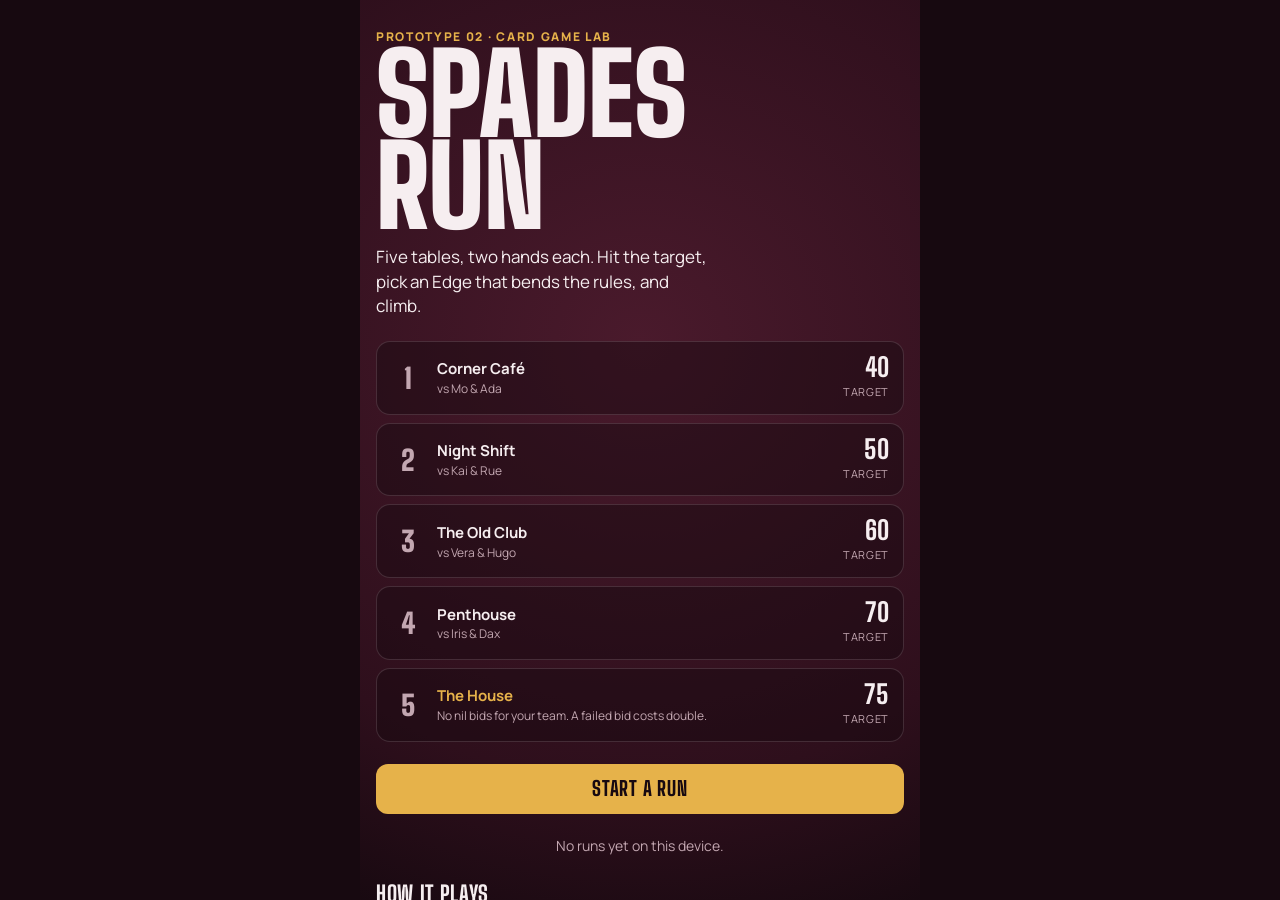
<file: docs/run/index.html>
<!doctype html>
<html lang="en">
<head>
<meta charset="utf-8">
<meta name="viewport" content="width=device-width,initial-scale=1,viewport-fit=cover">
</head>
<body>
<title>Spades Run</title>
<meta name="claude:viewport-fit-sides" content="cover">
<meta name="description" content="Prototype: a solo roguelite run of Spades tables with rule-bending Edges.">
<link rel="preconnect" href="https://fonts.googleapis.com">
<link rel="preconnect" href="https://fonts.gstatic.com" crossorigin>
<link rel="stylesheet" href="https://fonts.googleapis.com/css2?family=Big+Shoulders+Display:wght@600;700;800;900&family=Manrope:wght@400;500;600;700;800&display=swap">
<style>
/* Layout: one phone-width column. Lobby and ladder scroll; the table screen
   is HUD + edge strip on top, burgundy felt in the middle, hand rail below. */
:root{
  --felt:#4a1a2c;
  --felt-2:#2e0f1c;
  --rail:#170910;
  --line:rgba(244,226,232,.15);
  --chip:#4b2433;
  --ivory:#f3eee3;
  --ink:#1b1f24;
  --red:#c23b33;
  --accent:#e6b24a;
  --us:#e6b24a;
  --text:#f6eef0;
  --muted:#c3a7b1;
  --danger:#ff8a72;
  --good:#8fdcab;
  --back:#1f3d4a;
  --back-2:#2c5566;
  --font-d:"Big Shoulders Display","Arial Narrow","Roboto Condensed",sans-serif;
  --font-b:"Manrope",system-ui,-apple-system,"Segoe UI",sans-serif;
  color-scheme:dark;
}
/* Shared table styles. Colours and fonts come from each game's :root tokens. */
*,*::before,*::after{box-sizing:border-box}
[hidden]{display:none!important}
html,body{height:100%}
body{
  margin:0;background:var(--rail);color:var(--text);
  font-family:var(--font-b);font-size:15px;line-height:1.45;
  -webkit-tap-highlight-color:transparent;overflow:hidden;
}
button{font:inherit;color:inherit}
:focus-visible{outline:2px solid var(--accent);outline-offset:2px}
.app{
  position:relative;height:100%;max-width:560px;margin:0 auto;
  background:radial-gradient(120% 70% at 50% 38%,var(--felt) 0%,var(--felt-2) 70%,var(--rail) 100%);
  overflow:hidden;
}
.screen{position:absolute;inset:0;display:flex;flex-direction:column}
.scroll{overflow-y:auto;-webkit-overflow-scrolling:touch}
.pad{padding-left:max(16px,env(safe-area-inset-left,0px));padding-right:max(16px,env(safe-area-inset-right,0px))}

/* HUD */
.hud{
  display:flex;align-items:center;gap:10px;padding-block:10px;
  background:linear-gradient(var(--rail),color-mix(in srgb,var(--rail) 70%,transparent));
  border-bottom:1px solid var(--line);
}
.hud .grow{flex:1;min-width:0}
.icon-btn{
  appearance:none;border:1px solid var(--line);background:transparent;border-radius:999px;
  height:34px;padding:0 11px;font-size:13px;font-weight:600;color:var(--muted);cursor:pointer;flex:none;
}
.icon-btn:hover{color:var(--text)}
.num{font-variant-numeric:tabular-nums}

/* Table */
.table{position:relative;flex:1;min-height:0}
.seat{position:absolute;display:flex;align-items:center;gap:8px;z-index:2}
.seat[data-dir="n"]{top:10px;left:50%;transform:translateX(-50%);flex-direction:column;gap:4px}
.seat[data-dir="w"]{left:max(10px,env(safe-area-inset-left,0px));top:42%;transform:translateY(-50%);flex-direction:column;align-items:flex-start;gap:4px}
.seat[data-dir="e"]{right:max(10px,env(safe-area-inset-right,0px));top:42%;transform:translateY(-50%);flex-direction:column;align-items:flex-end;gap:4px}
.seat-me{position:static;flex-direction:row;justify-content:center}
.plate{
  display:flex;align-items:center;gap:8px;padding:5px 10px 5px 5px;border-radius:999px;
  background:color-mix(in srgb,var(--rail) 78%,transparent);border:1px solid var(--line);
  transition:border-color .2s,box-shadow .2s;
}
.seat.active .plate{border-color:var(--accent);box-shadow:0 0 0 3px color-mix(in srgb,var(--accent) 25%,transparent)}
.avatar{
  width:28px;height:28px;border-radius:50%;display:grid;place-items:center;flex:none;
  font-family:var(--font-d);font-weight:800;font-size:15px;letter-spacing:.02em;
  background:var(--chip);color:var(--text);
}
.seat[data-team="0"] .avatar{background:var(--us);color:var(--rail)}
.plate .who{display:flex;flex-direction:column;line-height:1.1;min-width:0}
.plate .who b{font-size:13px;font-weight:700;white-space:nowrap}
.plate .who span{font-size:12px;color:var(--muted);white-space:nowrap}
.dealer{
  font-size:10px;font-weight:800;letter-spacing:.06em;padding:1px 5px;border-radius:4px;
  background:var(--text);color:var(--rail);margin-left:2px
}
.backs{display:flex;height:22px}
.backs i{
  width:15px;height:22px;border-radius:3px;margin-left:-9px;border:1px solid color-mix(in srgb,var(--ivory) 30%,transparent);
  background:repeating-linear-gradient(45deg,var(--back) 0 3px,var(--back-2) 3px 6px);
}
.backs i:first-child{margin-left:0}
.peek{display:flex;align-items:center;gap:5px;font-size:11px;color:var(--accent);font-weight:700;letter-spacing:.04em;text-transform:uppercase}
.peek .card{--cw:30px}

/* Cards */
.card{
  --cw:clamp(50px,15.5vw,74px);
  width:var(--cw);height:calc(var(--cw)*1.42);border-radius:calc(var(--cw)*.11);
  background:var(--ivory);color:var(--ink);position:relative;flex:none;
  border:1px solid color-mix(in srgb,var(--ink) 18%,transparent);
  box-shadow:0 2px 0 color-mix(in srgb,var(--ink) 25%,transparent),0 6px 14px rgba(0,0,0,.28);
  font-family:var(--font-d);user-select:none;padding:0;
}
.card.red{color:var(--red)}
.card .ci{position:absolute;left:9%;top:5%;display:flex;flex-direction:column;align-items:center;line-height:.9}
.card .ci b{font-size:calc(var(--cw)*.36);font-weight:800;letter-spacing:-.04em}
.card .ci i{font-style:normal;font-size:calc(var(--cw)*.27);font-family:var(--font-b)}
.card .cs{position:absolute;right:9%;bottom:6%;font-size:calc(var(--cw)*.5);line-height:1;font-family:var(--font-b)}
.card .tag{
  position:absolute;left:50%;bottom:-8px;transform:translateX(-50%);white-space:nowrap;
  font-family:var(--font-b);font-size:9px;font-weight:800;letter-spacing:.06em;text-transform:uppercase;
  background:var(--accent);color:var(--rail);padding:1px 5px;border-radius:4px
}

/* Trick area */
.trick{position:absolute;left:50%;top:44%;width:0;height:0;z-index:1}
.trick .card{position:absolute;margin-left:calc(var(--cw)*-.5);margin-top:calc(var(--cw)*-.71);transition:transform .32s cubic-bezier(.5,0,.75,0),opacity .32s}
.trick .card[data-dir="s"]{transform:translate(0,38%)}
.trick .card[data-dir="n"]{transform:translate(0,-38%)}
.trick .card[data-dir="w"]{transform:translate(-62%,0) rotate(-8deg)}
.trick .card[data-dir="e"]{transform:translate(62%,0) rotate(8deg)}
.trick .card{animation:dealIn .26s cubic-bezier(.2,.7,.3,1) backwards}
.trick .card[data-dir="s"]{--from:0px,160px}
.trick .card[data-dir="n"]{--from:0px,-160px}
.trick .card[data-dir="w"]{--from:-160px,0px}
.trick .card[data-dir="e"]{--from:160px,0px}
@keyframes dealIn{from{translate:var(--from);opacity:0;scale:.86}to{translate:0 0;opacity:1;scale:1}}
.trick .card.win{box-shadow:0 0 0 3px var(--accent),0 8px 18px rgba(0,0,0,.35);z-index:3}
.trick.collect .card{opacity:0}
.trick.collect[data-to="s"] .card{translate:0 180px}
.trick.collect[data-to="n"] .card{translate:0 -180px}
.trick.collect[data-to="w"] .card{translate:-180px 0}
.trick.collect[data-to="e"] .card{translate:180px 0}
.trick .card{transition:translate .3s ease-in,opacity .3s ease-in}

.tinfo{
  position:absolute;left:50%;top:calc(44% + clamp(50px,15.5vw,74px) * 1.42 + 8px);transform:translateX(-50%);
  font-size:11px;font-weight:700;letter-spacing:.14em;text-transform:uppercase;color:var(--muted);white-space:nowrap;
  font-variant-numeric:tabular-nums;pointer-events:none
}
.pips{display:inline-flex;gap:2px;align-self:center;margin-left:1px}
.pips i{width:4px;height:4px;border-radius:50%;background:color-mix(in srgb,var(--text) 20%,transparent)}
.pips i.on{background:var(--danger)}
.toast{
  position:absolute;left:50%;top:22%;transform:translateX(-50%);z-index:5;
  background:var(--text);color:var(--rail);font-weight:700;font-size:14px;
  padding:7px 14px;border-radius:999px;white-space:nowrap;box-shadow:0 8px 20px rgba(0,0,0,.3);
  animation:pop .22s ease-out both;
}
@keyframes pop{from{opacity:0;transform:translate(-50%,6px)}to{opacity:1;transform:translate(-50%,0)}}

/* My area */
.me{
  position:relative;display:flex;flex-direction:column;align-items:center;gap:8px;
  padding-bottom:max(12px,env(safe-area-inset-bottom,0px));padding-top:4px;
  background:linear-gradient(transparent,color-mix(in srgb,var(--rail) 55%,transparent) 40%);
}
.timer{width:min(320px,80%);height:4px;border-radius:4px;background:color-mix(in srgb,var(--text) 14%,transparent);overflow:hidden}
.timer i{display:block;height:100%;background:var(--accent);transform-origin:left;animation:drain var(--dur,8s) linear forwards}
.timer.late i{background:var(--danger)}
@keyframes drain{from{transform:scaleX(1)}to{transform:scaleX(0)}}
.hand{
  display:flex;justify-content:center;align-items:flex-end;min-height:calc(clamp(50px,15.5vw,74px)*1.42 + 14px);
  width:100%;padding-top:12px;
}
.hand .card{margin-left:var(--overlap,6px);transition:transform .15s ease,opacity .15s,filter .15s;cursor:default}
.hand .card:first-child{margin-left:0}
.hand.turn .card.ok{cursor:pointer;transform:translateY(-10px)}
.hand.turn .card.ok:hover,.hand.turn .card.ok:focus-visible{transform:translateY(-18px)}
.hand.turn .card.no{filter:brightness(.55) saturate(.6)}
.hand .card.boost{outline:2px dashed var(--accent);outline-offset:-5px}

.bidpanel{
  width:100%;display:flex;flex-direction:column;align-items:center;gap:8px;
  animation:pop2 .2s ease-out both;
}
@keyframes pop2{from{opacity:0;transform:translateY(8px)}to{opacity:1;transform:none}}
.bidpanel p{margin:0;font-size:13px;color:var(--muted)}
.bidpanel p b{color:var(--text)}
.bids{display:flex;flex-wrap:wrap;justify-content:center;gap:6px;max-width:420px}
.bids button{
  appearance:none;min-width:46px;height:44px;border-radius:10px;cursor:pointer;
  border:1px solid var(--line);background:color-mix(in srgb,var(--rail) 65%,transparent);
  font-family:var(--font-d);font-size:20px;font-weight:800;
}
.bids button:hover{border-color:var(--text)}
.bids button.sug{border-color:var(--accent);box-shadow:inset 0 0 0 1px var(--accent)}
.bids button small{display:block;font-family:var(--font-b);font-size:9px;font-weight:700;letter-spacing:.05em;text-transform:uppercase;margin-top:-3px;color:var(--accent)}
.bids button.nil{font-size:15px;padding:0 10px}

/* Sheets (hand summary, results) */
.sheet-wrap{position:absolute;inset:0;z-index:20;display:flex;align-items:flex-end;background:rgba(0,0,0,.42);animation:fade .2s both}
@keyframes fade{from{opacity:0}to{opacity:1}}
.sheet{
  width:100%;background:var(--rail);border-top:1px solid var(--line);border-radius:18px 18px 0 0;
  padding-block:18px max(18px,env(safe-area-inset-bottom,0px));
  animation:rise .26s cubic-bezier(.2,.7,.3,1) both;max-height:88%;overflow-y:auto;
}
@keyframes rise{from{transform:translateY(40px);opacity:.4}to{transform:none;opacity:1}}
.sheet h3{margin:0 0 4px;font-family:var(--font-d);font-weight:800;font-size:26px;letter-spacing:.01em;text-transform:uppercase;text-wrap:balance}
.sheet .sub{margin:0 0 14px;color:var(--muted);font-size:14px}
.btn{
  appearance:none;border:0;border-radius:12px;height:50px;padding:0 20px;cursor:pointer;
  font-family:var(--font-d);font-size:20px;font-weight:800;letter-spacing:.04em;text-transform:uppercase;
}
.btn.primary{background:var(--accent);color:var(--rail)}
.btn.primary:hover{filter:brightness(1.08)}
.btn.ghost{background:transparent;border:1px solid var(--line);color:var(--text)}
.btn.wide{width:100%}
.row{display:flex;gap:10px}
.row .btn{flex:1}

table.tally{width:100%;border-collapse:collapse;font-variant-numeric:tabular-nums;margin-bottom:12px}
.tally th,.tally td{padding:7px 4px;text-align:right;border-bottom:1px solid var(--line);font-size:14px}
.tally th:first-child,.tally td:first-child{text-align:left}
.tally th{font-size:11px;font-weight:700;letter-spacing:.06em;text-transform:uppercase;color:var(--muted)}
.tally td.pos{color:var(--good);font-weight:700}
.tally td.neg{color:var(--danger);font-weight:700}
.notes{margin:-4px 0 12px;padding:0;list-style:none;font-size:13px;color:var(--accent)}

@media (prefers-reduced-motion:reduce){
  *,*::before,*::after{animation-duration:.01ms!important;transition-duration:.01ms!important}
}
@media (max-height:640px){
  .card{--cw:clamp(44px,13vw,60px)}
  .seat[data-dir="w"],.seat[data-dir="e"]{top:40%}
}


.eyebrow{margin:0;font-size:12px;font-weight:800;letter-spacing:.14em;text-transform:uppercase;color:var(--accent)}
h1{margin:4px 0 0;font-family:var(--font-d);font-weight:900;text-transform:uppercase;font-size:clamp(64px,22vw,112px);line-height:.82}
.lede{margin:12px 0 0;font-size:17px;max-width:34ch}
h2.sec{margin:0 0 10px;font-family:var(--font-d);font-size:22px;font-weight:800;text-transform:uppercase;letter-spacing:.03em}
.how{margin:0;padding:0;list-style:none;display:flex;flex-direction:column;gap:8px}
.how li{display:flex;gap:10px;font-size:14px}
.how li::before{content:"\2660";color:var(--accent);flex:none}
.test{border-left:3px solid var(--accent);padding:2px 0 2px 14px}
.test p{margin:0;font-size:14px;color:var(--muted)}
.test p b{color:var(--text)}
details.data{border:1px solid var(--line);border-radius:12px;padding:12px 14px}
details.data summary{cursor:pointer;font-weight:700;font-size:14px}
.stats{width:100%;border-collapse:collapse;margin:12px 0 10px;font-variant-numeric:tabular-nums;font-size:13px}
.stats th,.stats td{padding:6px 4px;border-bottom:1px solid var(--line);text-align:right}
.stats th:first-child,.stats td:first-child{text-align:left;color:var(--muted)}
.data .row .btn{height:40px;font-size:15px}
.data .hint{font-size:12px;color:var(--muted);margin:8px 0 0}
.foot{font-size:12px;color:var(--muted);margin:0}
#lobby,#ladder,#end{padding-block:28px 32px}
.inner{display:flex;flex-direction:column;gap:22px}
.best{font-size:14px;color:var(--muted);margin:0;text-align:center}
.best b{color:var(--text)}

/* The ladder: five tables, bottom rung first */
.rungs{list-style:none;margin:0;padding:0;display:flex;flex-direction:column;gap:8px}
.rung{
  display:grid;grid-template-columns:34px 1fr auto;align-items:center;gap:12px;
  padding:12px 14px;border:1px solid var(--line);border-radius:14px;
  background:color-mix(in srgb,var(--rail) 45%,transparent)
}
.rung .n{font-family:var(--font-d);font-size:28px;font-weight:900;line-height:1;color:var(--muted);text-align:center}
.rung .nm{min-width:0}
.rung .nm b{display:block;font-size:15px}
.rung .nm span{display:block;font-size:12px;color:var(--muted)}
.rung .tg{text-align:right;font-variant-numeric:tabular-nums}
.rung .tg b{display:block;font-family:var(--font-d);font-size:26px;font-weight:800;line-height:1}
.rung .tg span{font-size:11px;color:var(--muted);letter-spacing:.06em;text-transform:uppercase}
.rung.now{border-color:var(--accent);box-shadow:0 0 0 3px color-mix(in srgb,var(--accent) 22%,transparent)}
.rung.now .n{color:var(--accent)}
.rung.done{opacity:.72}
.rung.done .n{color:var(--good)}
.rung.boss .nm b{color:var(--accent)}
.rung.locked{opacity:.55}
.runbar{display:flex;justify-content:space-between;align-items:center;gap:12px;flex-wrap:wrap}
.chipsleft{display:flex;align-items:center;gap:6px;font-size:13px;color:var(--muted)}
.chipsleft i{width:16px;height:16px;border-radius:50%;border:2px dashed var(--accent);display:inline-block}
.chipsleft i.used{border-color:color-mix(in srgb,var(--text) 22%,transparent);border-style:solid}
.owned{display:flex;flex-wrap:wrap;gap:8px}
.owned .edge-mini{
  border:1px solid var(--accent);color:var(--text);border-radius:999px;padding:5px 11px;font-size:13px;font-weight:700;
  background:color-mix(in srgb,var(--accent) 12%,transparent)
}
.owned .none{font-size:13px;color:var(--muted)}

/* HUD */
.hudmain{display:flex;flex-direction:column;gap:5px;min-width:0}
.hudmain .tname{font-size:12px;font-weight:700;color:var(--muted);white-space:nowrap;overflow:hidden;text-overflow:ellipsis}
.prog{display:flex;align-items:center;gap:8px}
.prog .bar{flex:1;height:8px;border-radius:8px;background:color-mix(in srgb,var(--text) 14%,transparent);overflow:hidden;min-width:60px}
.prog .bar i{display:block;height:100%;width:0;background:var(--accent);border-radius:8px;transition:width .4s ease}
.prog .bar i.met{background:var(--good)}
.prog b{font-family:var(--font-d);font-size:22px;font-weight:800;line-height:1;white-space:nowrap}
.prog b span{color:var(--muted);font-size:16px}
.meta{display:flex;flex-direction:column;align-items:flex-end;line-height:1.15;font-size:12px;color:var(--muted)}
.meta b{font-family:var(--font-d);font-size:20px;color:var(--text);font-weight:800}
.edgestrip{display:flex;gap:6px;overflow-x:auto;padding-block:6px;scrollbar-width:none;border-bottom:1px solid var(--line);background:color-mix(in srgb,var(--rail) 60%,transparent)}
.edgestrip::-webkit-scrollbar{display:none}
.edgestrip button{
  flex:none;appearance:none;border:1px solid var(--accent);background:transparent;border-radius:999px;
  padding:3px 10px;font-size:12px;font-weight:700;cursor:pointer
}
.edgestrip .boss{border-color:var(--danger);color:var(--danger)}

/* Edge picker */
#pick{background:color-mix(in srgb,var(--rail) 92%,transparent);z-index:15;padding-block:24px}
.pickgrid{display:flex;flex-direction:column;gap:12px}
.edgecard{
  appearance:none;text-align:left;cursor:pointer;display:grid;grid-template-columns:54px 1fr;gap:14px;align-items:center;
  padding:16px;border-radius:16px;border:1px solid var(--line);
  background:linear-gradient(160deg,color-mix(in srgb,var(--felt) 70%,var(--rail)),var(--rail));
  transition:border-color .15s,transform .15s
}
.edgecard:hover,.edgecard:focus-visible{border-color:var(--accent);transform:translateY(-2px)}
.edgecard .glyph{
  width:54px;height:72px;border-radius:8px;background:var(--ivory);color:var(--ink);display:grid;place-items:center;
  font-size:30px;box-shadow:0 4px 10px rgba(0,0,0,.3)
}
.edgecard .glyph.red{color:var(--red)}
.edgecard .ec{display:block;min-width:0;color:var(--text)}
.edgecard .ec b{display:block;font-family:var(--font-d);font-size:24px;font-weight:800;text-transform:uppercase;letter-spacing:.02em;color:var(--text)}
.edgecard .ec i{display:block;font-style:normal;font-size:14px;color:var(--muted);margin-top:2px}
.bigscore{font-family:var(--font-d);font-size:46px;font-weight:900;line-height:1;margin:6px 0 0;font-variant-numeric:tabular-nums}
.bigscore span{color:var(--muted);font-size:24px}

/* End */
.result{font-family:var(--font-d);font-weight:900;text-transform:uppercase;font-size:clamp(56px,18vw,92px);line-height:.85;margin:4px 0 0}
.result.win{color:var(--accent)}
.feedback{border:1px solid var(--line);border-radius:12px;padding:12px 14px}
.feedback p{margin:0 0 10px;font-size:14px;font-weight:600}
.chips{display:flex;gap:8px;flex-wrap:wrap}
.chips button{appearance:none;border:1px solid var(--line);background:transparent;border-radius:999px;padding:8px 14px;font-size:14px;font-weight:600;cursor:pointer}
.chips button[aria-pressed="true"]{background:var(--accent);color:var(--rail);border-color:var(--accent)}
</style>

<div class="app" id="app">
  <section class="screen scroll pad" id="lobby">
    <div class="inner">
      <div>
        <p class="eyebrow">Prototype 02 &middot; card game lab</p>
        <h1>Spades<br>Run</h1>
        <p class="lede">Five tables, two hands each. Hit the target, pick an Edge that bends the rules, and climb.</p>
      </div>
      <ol class="rungs" id="lobbyRungs" aria-label="The five tables"></ol>
      <button class="btn primary wide" id="startRun" type="button">Start a run</button>
      <p class="best" id="bestLine">No runs yet on this device.</p>
      <div>
        <h2 class="sec">How it plays</h2>
        <ul class="how">
          <li>You and Nadia (north) play seven-card hands of team Spades against a new pair at each table.</li>
          <li>Each table is two hands. Your team needs to reach that table's target score across both.</li>
          <li>Clear a table and choose one of three Edges. Edges stack for the rest of the run.</li>
          <li>Miss a target and you can spend one of two retry chips on a fresh deal. Out of chips, the run ends.</li>
          <li>The fifth table is The House. No nil bids for your team, and a failed bid costs double.</li>
        </ul>
      </div>
      <div class="test">
        <h2 class="sec">What this tests</h2>
        <p><b>Does a run structure with rule-bending upgrades give solo Spades players a reason to start another session?</b> Targets were tuned on 15,000 simulated tables so a solid player clears a full run about a third of the time.</p>
      </div>
      <details class="data" id="dataBox">
        <summary>Playtest data on this device</summary>
        <div id="statsHost"></div>
        <div class="row">
          <button class="btn ghost" type="button" id="copyData">Copy raw events</button>
          <button class="btn ghost" type="button" id="resetData">Reset</button>
        </div>
        <p class="hint" id="dataHint">Runs, tables, Edge offers and picks, retries and early exits are logged here with timestamps.</p>
      </details>
      <p class="foot">Prototype by Muhammad Abdullah. Same rules engine as Spades Blitz; Edges are data flags the engine reads, so new ones take minutes to add.</p>
    </div>
  </section>

  <section class="screen scroll pad" id="ladder" hidden>
    <div class="inner">
      <div>
        <p class="eyebrow" id="ladderEyebrow">Your run</p>
        <h2 class="result" id="ladderTitle" style="font-size:clamp(44px,14vw,72px)">Table 1</h2>
      </div>
      <div class="runbar">
        <div class="chipsleft" id="chipsLeft"></div>
        <button class="icon-btn" id="abandonRun" type="button">End run</button>
      </div>
      <ol class="rungs" id="runRungs"></ol>
      <div>
        <h2 class="sec">Your Edges</h2>
        <div class="owned" id="owned"></div>
      </div>
      <button class="btn primary wide" id="sitDown" type="button">Sit down</button>
    </div>
  </section>

  <section class="screen" id="game" hidden>
    <header class="hud pad">
      <button class="icon-btn" id="leave" type="button">Leave</button>
      <div class="hudmain grow">
        <span class="tname" id="tName">Table 1</span>
        <div class="prog"><div class="bar"><i id="progBar"></i></div><b class="num" id="progTxt">0<span> / 40</span></b></div>
      </div>
      <div class="meta"><b id="handLbl" class="num">1/2</b><span>hand</span></div>
    </header>
    <div class="edgestrip pad" id="edgeStrip"></div>
    <div id="tableHost" style="flex:1;display:flex;flex-direction:column;min-height:0"></div>
  </section>

  <section class="screen scroll pad" id="pick" hidden>
    <div class="inner">
      <div>
        <p class="eyebrow" id="pickEyebrow">Table cleared</p>
        <p class="bigscore" id="pickScore">0</p>
      </div>
      <h2 class="sec" style="margin:0">Pick an Edge</h2>
      <div class="pickgrid" id="pickGrid"></div>
    </div>
  </section>

  <section class="screen scroll pad" id="end" hidden>
    <div class="inner">
      <div>
        <p class="eyebrow" id="endEyebrow">Run over</p>
        <p class="result" id="endResult">3 of 5</p>
        <p class="lede" id="endLine"></p>
      </div>
      <ol class="rungs" id="endRungs"></ol>
      <div>
        <h2 class="sec">Edges this run</h2>
        <div class="owned" id="endEdges"></div>
      </div>
      <div class="feedback">
        <p>How hard did that run feel?</p>
        <div class="chips" id="diffChips">
          <button type="button" data-v="easy" aria-pressed="false">Too easy</button>
          <button type="button" data-v="right" aria-pressed="false">About right</button>
          <button type="button" data-v="hard" aria-pressed="false">Too hard</button>
        </div>
      </div>
      <div class="row">
        <button class="btn primary" id="runAgain" type="button">Run again</button>
        <button class="btn ghost" id="toLobby" type="button">Lobby</button>
      </div>
    </div>
  </section>
</div>

<script>
/*
 * Spades engine
 * Pure rules and state. No DOM, no timers, no network.
 *
 * Clients only ever receive viewFor(state, seat), which strips the other
 * three hands. That keeps hidden information on whoever owns the state,
 * so this file can run unchanged inside an authoritative server room
 * (Colyseus, Nakama, a plain Node websocket) when a prototype graduates.
 *
 * Seats go clockwise: 0 South (you), 1 West, 2 North (partner), 3 East.
 * Team 0 = seats 0 and 2. Team 1 = seats 1 and 3.
 */
(function (root) {
  'use strict';

  var SUITS = ['S', 'H', 'D', 'C'];
  var SYM = { S: '♠', H: '♥', D: '♦', C: '♣' };
  var SUIT_NAME = { S: 'spades', H: 'hearts', D: 'diamonds', C: 'clubs' };
  var RANK_LABEL = { 11: 'J', 12: 'Q', 13: 'K', 14: 'A' };
  var RANK_NAME = { 11: 'jack', 12: 'queen', 13: 'king', 14: 'ace' };
  var HAND_ORDER = { S: 0, H: 1, C: 2, D: 3 }; // alternates colours in a fanned hand

  // Rule-bending "Edges" used by Spades Run. All of them help team 0 only.
  var EDGES = {
    lowTrump:      { name: 'Low Trump',      text: 'Your 2♠ beats every other spade.' },
    earlySpades:   { name: 'Early Spades',   text: 'You can lead spades before they are broken.' },
    loadedDeal:    { name: 'Loaded Deal',    text: 'Each deal, your lowest card is swapped for an ace or king from the deck.' },
    peek:          { name: 'Peek',           text: 'See one card from each rival’s hand every deal.' },
    bagCollector:  { name: 'Bag Collector',  text: 'Overtricks score 5 points each and never cost you a bag penalty.' },
    heartHunter:   { name: 'Heart Hunter',   text: '+5 for every trick your team wins that contains a heart.' },
    exactChange:   { name: 'Exact Change',   text: 'Make your bid with zero overtricks and the bid scores double.' },
    safetyNet:     { name: 'Safety Net',     text: 'A failed team bid scores 0 instead of going negative.' },
    nilSpecialist: { name: 'Nil Specialist', text: 'Your team’s nil bids are worth 100 instead of 50.' }
  };

  function suitOf(c) { return c.charAt(0); }
  function rankOf(c) { return +c.slice(1); }
  function label(c) { var r = rankOf(c); return (RANK_LABEL[r] || r) + SYM[suitOf(c)]; }
  function rankLabel(c) { var r = rankOf(c); return String(RANK_LABEL[r] || r); }
  function speak(c) { var r = rankOf(c); return (RANK_NAME[r] || r) + ' of ' + SUIT_NAME[suitOf(c)]; }
  function team(s) { return s % 2; }
  function partner(s) { return (s + 2) % 4; }

  // Small seeded RNG (mulberry32). State is a plain number so the whole
  // match stays JSON-serialisable and replayable from its seed.
  function rand(st) {
    var t = (st.rng = (st.rng + 0x6D2B79F5) | 0);
    t = Math.imul(t ^ (t >>> 15), t | 1);
    t ^= t + Math.imul(t ^ (t >>> 7), t | 61);
    return ((t ^ (t >>> 14)) >>> 0) / 4294967296;
  }
  function shuffle(st, a) {
    for (var i = a.length - 1; i > 0; i--) {
      var j = Math.floor(rand(st) * (i + 1));
      var tmp = a[i]; a[i] = a[j]; a[j] = tmp;
    }
    return a;
  }
  function freshDeck() {
    var d = [];
    SUITS.forEach(function (s) { for (var r = 2; r <= 14; r++) d.push(s + r); });
    return d;
  }
  function sortHand(h) {
    return h.sort(function (a, b) {
      return (HAND_ORDER[suitOf(a)] - HAND_ORDER[suitOf(b)]) || (rankOf(b) - rankOf(a));
    });
  }
  function hasEdge(cfg, id) { return cfg.mods.indexOf(id) !== -1; }

  // Trick-taking strength of a card. Spades beat everything, the led suit
  // beats off-suit discards, which never win.
  function power(cfg, card, seat, led) {
    var s = suitOf(card), r = rankOf(card);
    if (s === 'S') {
      if (seat === 0 && r === 2 && hasEdge(cfg, 'lowTrump')) return 115;
      return 100 + r;
    }
    return s === led ? r : 0;
  }

  function createMatch(opts) {
    var cfg = {
      handSize: 5, hands: 4, suddenDeath: true, mods: [], boss: false, seed: 1
    };
    for (var k in opts) if (Object.prototype.hasOwnProperty.call(opts, k)) cfg[k] = opts[k];
    cfg.mods = (cfg.mods || []).slice();
    var st = {
      cfg: cfg,
      rng: (cfg.seed >>> 0) || 1,
      handNo: 0,
      dealer: 3, // seat 0 bids and leads first on hand one
      scores: [0, 0],
      bags: [0, 0],
      results: [],
      matchOver: false,
      phase: 'init'
    };
    startHand(st);
    return st;
  }

  function startHand(st) {
    var n = st.cfg.handSize;
    var d = shuffle(st, freshDeck());
    st.hands = [0, 1, 2, 3].map(function (i) { return sortHand(d.slice(i * n, (i + 1) * n)); });
    st.undealt = d.slice(4 * n);
    if (hasEdge(st.cfg, 'loadedDeal')) loadedDeal(st);
    st.peeks = null;
    if (hasEdge(st.cfg, 'peek')) {
      st.peeks = {};
      [1, 3].forEach(function (s) {
        var h = st.hands[s];
        st.peeks[s] = h[Math.floor(rand(st) * h.length)];
      });
    }
    st.bids = [null, null, null, null];
    st.tricks = [0, 0, 0, 0];
    st.heartTricks = [0, 0];
    st.trick = [];
    st.played = [];
    st.trickNo = 0;
    st.spadesBroken = false;
    st.lastTrick = null;
    st.turn = (st.dealer + 1) % 4;
    st.leader = st.turn;
    st.phase = 'bidding';
  }

  // Loaded Deal: swap seat 0's weakest card for the best ace/king left in the deck.
  function loadedDeal(st) {
    var pool = st.undealt.filter(function (c) { return rankOf(c) >= 13; });
    if (!pool.length) return;
    pool.sort(function (a, b) { return rankOf(b) - rankOf(a) || (suitOf(a) === 'S' ? -1 : 1); });
    var give = pool[0];
    var mine = st.hands[0].slice().sort(function (a, b) {
      var sa = suitOf(a) === 'S' ? 1 : 0, sb = suitOf(b) === 'S' ? 1 : 0;
      return (sa - sb) || (rankOf(a) - rankOf(b));
    });
    var take = mine[0];
    st.hands[0] = sortHand(st.hands[0].filter(function (c) { return c !== take; }).concat([give]));
    st.undealt = st.undealt.filter(function (c) { return c !== give; }).concat([take]);
  }

  function nilAllowed(st, seat) {
    return !(st.cfg.boss && team(seat) === 0);
  }

  function legal(st, seat) {
    if (st.phase !== 'playing' || st.turn !== seat) return [];
    var h = st.hands[seat];
    if (st.trick.length === 0) {
      var free = st.spadesBroken || (seat === 0 && hasEdge(st.cfg, 'earlySpades'));
      if (!free) {
        var nonSpades = h.filter(function (c) { return suitOf(c) !== 'S'; });
        if (nonSpades.length) return nonSpades;
      }
      return h.slice();
    }
    var led = suitOf(st.trick[0].card);
    var follow = h.filter(function (c) { return suitOf(c) === led; });
    return follow.length ? follow : h.slice();
  }

  function trickWinner(cfg, trick) {
    var led = suitOf(trick[0].card);
    var best = trick[0], bestP = power(cfg, best.card, best.seat, led);
    for (var i = 1; i < trick.length; i++) {
      var p = power(cfg, trick[i].card, trick[i].seat, led);
      if (p > bestP) { best = trick[i]; bestP = p; }
    }
    return best.seat;
  }

  function scoreTeam(st, t) {
    var cfg = st.cfg;
    var mine = t === 0;
    function edge(id) { return mine && hasEdge(cfg, id); }
    var r = {
      team: t, bid: 0, won: 0, made: null, base: 0, bags: 0, bagPts: 0,
      nil: [], nilPts: 0, penalty: 0, bonus: 0, notes: [], total: 0
    };
    var nilValue = edge('nilSpecialist') ? 100 : 50;
    var nilTricks = 0, contractWon = 0;
    [t, t + 2].forEach(function (s) {
      var b = st.bids[s], w = st.tricks[s];
      r.won += w;
      if (b === 0) {
        var ok = w === 0;
        r.nil.push({ seat: s, ok: ok });
        r.nilPts += ok ? nilValue : -nilValue;
        nilTricks += w;
      } else {
        r.bid += b;
        contractWon += w;
      }
    });
    if (r.bid > 0) {
      if (contractWon >= r.bid) {
        r.made = true;
        r.base = 10 * r.bid;
        r.bags = contractWon - r.bid + nilTricks;
        if (edge('exactChange') && r.bags === 0) {
          r.base *= 2;
          r.notes.push('Exact Change doubled the bid');
        }
      } else {
        r.made = false;
        var mult = (mine && cfg.boss) ? 2 : 1;
        if (edge('safetyNet')) {
          r.base = 0;
          r.notes.push('Safety Net caught the failed bid');
        } else {
          r.base = -10 * r.bid * mult;
          if (mult > 1) r.notes.push('Boss table: failed bid cost double');
        }
        r.bags = nilTricks;
      }
    } else {
      r.bags = nilTricks;
    }
    if (edge('bagCollector')) {
      r.bagPts = r.bags * 5;
      if (r.bags) r.notes.push('Bag Collector: ' + r.bags + ' × 5');
    } else {
      r.bagPts = r.bags;
      st.bags[t] += r.bags;
      while (st.bags[t] >= 5) {
        st.bags[t] -= 5;
        r.penalty -= 50;
        r.notes.push('Five bags: −50');
      }
    }
    if (edge('heartHunter') && st.heartTricks[t]) {
      r.bonus += 5 * st.heartTricks[t];
      r.notes.push('Heart Hunter: ' + st.heartTricks[t] + ' × 5');
    }
    r.total = r.base + r.bagPts + r.nilPts + r.penalty + r.bonus;
    return r;
  }

  function endHand(st) {
    var res = [scoreTeam(st, 0), scoreTeam(st, 1)];
    st.scores[0] += res[0].total;
    st.scores[1] += res[1].total;
    var entry = { hand: st.handNo, res: res, bids: st.bids.slice(), tricks: st.tricks.slice() };
    st.results.push(entry);
    st.phase = 'handDone';
    var played = st.handNo + 1;
    st.matchOver = played >= st.cfg.hands &&
      !(st.cfg.suddenDeath && st.scores[0] === st.scores[1]);
    return entry;
  }

  /*
   * applyAction mutates state and returns what happened, so a UI or a
   * server can broadcast events. Throws on anything illegal, which is
   * exactly what an authoritative server wants.
   */
  function applyAction(st, seat, a) {
    var out = { type: a.type, seat: seat };
    if (a.type === 'bid') {
      if (st.phase !== 'bidding') throw new Error('Not bidding');
      if (st.turn !== seat) throw new Error('Not your turn to bid');
      var v = a.value;
      if (!(v === Math.floor(v) && v >= 0 && v <= st.cfg.handSize)) throw new Error('Bad bid');
      if (v === 0 && !nilAllowed(st, seat)) throw new Error('Nil is not allowed here');
      st.bids[seat] = v;
      out.value = v;
      if (st.bids.every(function (b) { return b !== null; })) {
        st.phase = 'playing';
        st.turn = st.leader;
        out.biddingDone = true;
      } else {
        st.turn = (seat + 1) % 4;
      }
      return out;
    }
    if (a.type === 'play') {
      if (st.phase !== 'playing') throw new Error('Not playing');
      if (st.turn !== seat) throw new Error('Not your turn');
      var ok = legal(st, seat);
      if (ok.indexOf(a.card) === -1) throw new Error('Illegal card ' + a.card);
      st.hands[seat] = st.hands[seat].filter(function (c) { return c !== a.card; });
      if (suitOf(a.card) === 'S' && !st.spadesBroken) {
        st.spadesBroken = true;
        out.spadesBroken = true;
      }
      st.trick.push({ seat: seat, card: a.card });
      st.played.push(a.card);
      out.card = a.card;
      if (st.trick.length === 4) {
        var w = trickWinner(st.cfg, st.trick);
        st.tricks[w]++;
        if (st.trick.some(function (p) { return suitOf(p.card) === 'H'; })) st.heartTricks[team(w)]++;
        st.lastTrick = { cards: st.trick.slice(), winner: w };
        out.trick = st.lastTrick;
        st.trick = [];
        st.trickNo++;
        st.leader = st.turn = w;
        if (st.hands[0].length === 0) out.hand = endHand(st);
      } else {
        st.turn = (seat + 1) % 4;
      }
      return out;
    }
    if (a.type === 'next') {
      if (st.phase !== 'handDone') throw new Error('Hand not finished');
      if (st.matchOver) { st.phase = 'matchDone'; out.matchDone = true; return out; }
      st.dealer = (st.dealer + 1) % 4;
      st.handNo++;
      startHand(st);
      return out;
    }
    throw new Error('Unknown action ' + a.type);
  }

  // What one seat is allowed to know. Never includes another seat's cards
  // (apart from Peek cards, which the rules reveal on purpose).
  function viewFor(st, seat) {
    var peeks = null;
    if (seat === 0 && st.peeks) {
      peeks = {};
      Object.keys(st.peeks).forEach(function (s) {
        var c = st.peeks[s];
        if (st.hands[s].indexOf(c) !== -1) peeks[s] = c;
      });
    }
    return {
      seat: seat,
      cfg: { handSize: st.cfg.handSize, hands: st.cfg.hands, mods: st.cfg.mods.slice(), boss: st.cfg.boss },
      handSize: st.cfg.handSize,
      handNo: st.handNo,
      dealer: st.dealer,
      phase: st.phase,
      turn: st.turn,
      leader: st.leader,
      bids: st.bids.slice(),
      tricks: st.tricks.slice(),
      trick: st.trick.map(function (p) { return { seat: p.seat, card: p.card }; }),
      played: st.played.slice(),
      trickNo: st.trickNo,
      spadesBroken: st.spadesBroken,
      scores: st.scores.slice(),
      bags: st.bags.slice(),
      counts: st.hands.map(function (h) { return h.length; }),
      hand: st.hands[seat].slice(),
      legal: legal(st, seat),
      nilAllowed: nilAllowed(st, seat),
      lastTrick: st.lastTrick,
      results: st.results,
      matchOver: st.matchOver,
      peeks: peeks
    };
  }

  /* ---------------- Bots ----------------
   * Bots read a view, never the full state, so they play with exactly the
   * information a human in that seat would have.
   */
  function estimateTricks(hand, n) {
    var by = { S: [], H: [], D: [], C: [] };
    hand.forEach(function (c) { by[suitOf(c)].push(rankOf(c)); });
    var e = 0, sp = by.S.length;
    by.S.forEach(function (r) {
      if (r === 14) e += 1;
      else if (r === 13) e += sp >= 2 ? 0.9 : 0.55;
      else if (r === 12) e += sp >= 3 ? 0.7 : 0.3;
      else if (r === 11) e += sp >= 4 ? 0.5 : 0.15;
    });
    var lowS = by.S.filter(function (r) { return r < 11; }).length;
    var par = Math.max(1, Math.round(n / 4));
    e += Math.max(0, lowS - par) * 0.5;
    ['H', 'D', 'C'].forEach(function (s) {
      var L = by[s].length;
      by[s].forEach(function (r) {
        if (r === 14) e += L <= Math.max(3, n / 3) ? 0.9 : 0.7;
        else if (r === 13) e += L >= 2 ? 0.55 : 0.15;
        else if (r === 12) e += L >= 3 ? 0.25 : 0.05;
      });
      if (L === 0 && sp >= 2) e += 0.45;
      if (L === 1 && sp >= 3 && n > 7) e += 0.2;
    });
    // Longer hands win more tricks with middling cards; scale so bots
    // don't sandbag (tuned with tools/sim.js).
    if (n > 5) e = e * (1 + 0.035 * (n - 5)) + 0.05 * (n - 5);
    return e;
  }

  function suggestBid(view) {
    var n = view.handSize;
    var e = estimateTricks(view.hand, n);
    var pb = view.bids[partner(view.seat)];
    if (view.nilAllowed && e < 0.4 && !view.hand.some(function (c) { return suitOf(c) === 'S' && rankOf(c) >= 10; }) && pb !== 0) return 0;
    var b = Math.max(1, Math.round(e - 0.1));
    if (pb !== null && pb > 0) b = Math.min(b, Math.max(1, n - pb - 1));
    return Math.min(n, b);
  }

  function botBid(view, skill, rng) {
    var b = suggestBid(view);
    if (b === 0 && rng() > 0.75) b = 1;
    if (rng() > skill) b = Math.min(view.handSize, Math.max(1, b + (rng() < 0.5 ? -1 : 1)));
    if (b === 0 && !view.nilAllowed) b = 1;
    return b;
  }

  function currentWinner(view) {
    var t = view.trick;
    if (!t.length) return null;
    var led = suitOf(t[0].card), best = t[0], bp = power(view.cfg, best.card, best.seat, led);
    for (var i = 1; i < t.length; i++) {
      var p = power(view.cfg, t[i].card, t[i].seat, led);
      if (p > bp) { best = t[i]; bp = p; }
    }
    return { seat: best.seat, card: best.card, power: bp, led: led };
  }

  // A card is "boss" when every higher card of its suit is gone or in our hand.
  function isBoss(view, card) {
    var s = suitOf(card), r = rankOf(card);
    for (var x = r + 1; x <= 14; x++) {
      var id = s + x;
      if (view.played.indexOf(id) === -1 && view.hand.indexOf(id) === -1) return false;
    }
    return true;
  }

  function byLow(a, b) {
    var sa = suitOf(a) === 'S' ? 1 : 0, sb = suitOf(b) === 'S' ? 1 : 0;
    return (sa - sb) || (rankOf(a) - rankOf(b));
  }

  function botPlay(view, skill, rng) {
    var me = view.seat, cfg = view.cfg;
    var legalCards = view.legal.slice();
    if (legalCards.length === 1) return legalCards[0];
    if (rng() < (1 - skill) * 0.45) return legalCards[Math.floor(rng() * legalCards.length)];

    var mate = partner(me), myTeam = team(me);
    var amNil = view.bids[me] === 0, mateNil = view.bids[mate] === 0;
    var teamBid = 0, teamWon = 0;
    [myTeam, myTeam + 2].forEach(function (s) {
      if (view.bids[s] > 0) { teamBid += view.bids[s]; teamWon += view.tricks[s]; }
    });
    var need = teamBid - teamWon;
    var low = legalCards.slice().sort(byLow);
    var lowest = low[0], highest = low[low.length - 1];

    if (view.trick.length === 0) {
      if (amNil) return lowest;
      if (mateNil) return highest;
      if (need <= 0) return lowest;
      var bosses = legalCards.filter(function (c) { return suitOf(c) !== 'S' && isBoss(view, c); });
      if (bosses.length) return bosses.sort(function (a, b) { return rankOf(b) - rankOf(a); })[0];
      var counts = {};
      legalCards.forEach(function (c) { counts[suitOf(c)] = (counts[suitOf(c)] || 0) + 1; });
      var side = legalCards.filter(function (c) { return suitOf(c) !== 'S'; });
      if (side.length) {
        side.sort(function (a, b) { return (counts[suitOf(b)] - counts[suitOf(a)]) || (rankOf(a) - rankOf(b)); });
        return side[0];
      }
      return need > 0 ? highest : lowest;
    }

    var cur = currentWinner(view);
    var beats = legalCards.filter(function (c) { return power(cfg, c, me, cur.led) > cur.power; })
      .sort(function (a, b) { return power(cfg, a, me, cur.led) - power(cfg, b, me, cur.led); });
    var losers = legalCards.filter(function (c) { return beats.indexOf(c) === -1; })
      .sort(function (a, b) { return power(cfg, b, me, cur.led) - power(cfg, a, me, cur.led) || byLow(b, a); });
    var last = view.trick.length === 3;

    if (amNil) return losers.length ? losers[0] : beats[0];
    if (mateNil && cur.seat === mate) return beats.length ? beats[0] : lowest;

    var oppNilWinning = view.bids[cur.seat] === 0 && team(cur.seat) !== myTeam;
    if (oppNilWinning) return losers.length ? losers[0] : beats[0];

    if (cur.seat === mate) {
      var safe = last || isBoss(view, cur.card) || suitOf(cur.card) === 'S';
      if (safe) return losers.length ? losers[losers.length - 1] : lowest;
    }
    if (need > 0) {
      if (beats.length) return beats[0];
      return losers.length ? losers[losers.length - 1] : lowest;
    }
    if (losers.length) return losers[0];
    return beats[0];
  }

  function botAction(view, skill, rng) {
    rng = rng || Math.random;
    if (view.phase === 'bidding') return { type: 'bid', value: botBid(view, skill, rng) };
    if (view.phase === 'playing') return { type: 'play', card: botPlay(view, skill, rng) };
    return null;
  }

  var api = {
    SUITS: SUITS, SYM: SYM, EDGES: EDGES,
    createMatch: createMatch, applyAction: applyAction, viewFor: viewFor,
    botAction: botAction, suggestBid: suggestBid, estimateTricks: estimateTricks,
    suitOf: suitOf, rankOf: rankOf, label: label, rankLabel: rankLabel, speak: speak,
    team: team, partner: partner, power: power, currentWinner: currentWinner
  };
  if (typeof module !== 'undefined' && module.exports) module.exports = api;
  else root.Spades = api;
})(typeof self !== 'undefined' ? self : this);

</script>
<script>
/* Shared table view + input for both prototypes. Reads engine views only. */
(function (root) {
  'use strict';
  var S = root.Spades;
  var DIRS = ['s', 'w', 'n', 'e'];

  function el(tag, cls, html) {
    var d = document.createElement(tag);
    if (cls) d.className = cls;
    if (html != null) d.innerHTML = html;
    return d;
  }
  function sleep(ms) { return new Promise(function (r) { setTimeout(r, ms); }); }

  function cardNode(card, tag) {
    var s = S.suitOf(card);
    var red = s === 'H' || s === 'D';
    var n = el(tag || 'div', 'card ' + (red ? 'red' : 'black'));
    n.innerHTML = '<span class="ci"><b>' + S.rankLabel(card) + '</b><i>' + S.SYM[s] + '</i></span><span class="cs">' + S.SYM[s] + '</span>';
    n.dataset.card = card;
    return n;
  }

  function Table(host, opts) {
    this.host = host;
    this.opts = opts;
    this.names = opts.names;
    this.trickCards = [];
    this.pending = null;
    this.timer = null;
    this.build();
  }

  Table.prototype.build = function () {
    var h = this.host;
    h.innerHTML = '';
    var table = el('div', 'table');
    this.seats = [];
    for (var s = 0; s < 4; s++) {
      var seat = el('div', 'seat' + (s === 0 ? ' seat-me' : ''));
      seat.dataset.dir = DIRS[s];
      seat.dataset.team = String(s % 2);
      seat.innerHTML =
        '<div class="plate"><span class="avatar">' + this.names[s].charAt(0) + '</span>' +
        '<span class="who"><b>' + this.names[s] + '<span class="dealer" hidden>D</span></b><span class="chip">—</span></span></div>' +
        (s === 0 ? '' : '<div class="backs"></div><div class="peek" hidden></div>');
      this.seats.push(seat);
      if (s !== 0) table.appendChild(seat);
    }
    this.trick = el('div', 'trick');
    table.appendChild(this.trick);
    this.infoEl = el('div', 'tinfo');
    table.appendChild(this.infoEl);
    this.toastEl = el('div', 'toast');
    this.toastEl.hidden = true;
    table.appendChild(this.toastEl);

    var me = el('div', 'me pad');
    var meRow = el('div', 'me-row');
    meRow.appendChild(this.seats[0]);
    me.appendChild(meRow);
    this.timerEl = el('div', 'timer', '<i></i>');
    this.timerEl.hidden = true;
    me.appendChild(this.timerEl);
    this.bidEl = el('div', 'bidpanel');
    this.bidEl.hidden = true;
    me.appendChild(this.bidEl);
    this.handEl = el('div', 'hand');
    this.handEl.setAttribute('role', 'group');
    this.handEl.setAttribute('aria-label', 'Your hand');
    me.appendChild(this.handEl);

    h.appendChild(table);
    h.appendChild(me);

    var self = this;
    this.handEl.addEventListener('click', function (e) {
      var b = e.target.closest('.card');
      if (!b || !self.pending || self.pending.kind !== 'play') return;
      var c = b.dataset.card;
      if (self.pending.legal.indexOf(c) === -1) {
        self.toast(self.pending.reason(c));
        return;
      }
      self.resolve({ card: c, auto: false });
    });
    window.addEventListener('resize', function () { self.layoutHand(); });
  };

  Table.prototype.chipText = function (v, s) {
    var b = v.bids[s];
    if (b === null) return v.phase === 'bidding' && v.turn === s ? 'Bidding…' : 'No bid yet';
    var won = v.tricks[s];
    return (b === 0 ? 'Nil' : 'Bid ' + b) + ' · Won ' + won;
  };

  Table.prototype.render = function (v, extra) {
    if (extra) this.lastExtra = extra;
    extra = this.lastExtra || {};
    for (var s = 0; s < 4; s++) {
      var seat = this.seats[s];
      seat.classList.toggle('active', (v.phase === 'bidding' || v.phase === 'playing') && v.turn === s);
      seat.querySelector('.chip').textContent = this.chipText(v, s);
      seat.querySelector('.dealer').hidden = v.dealer !== s;
      if (s !== 0) {
        var backs = seat.querySelector('.backs');
        var n = Math.min(v.counts[s], 13);
        if (backs.childElementCount !== n) {
          backs.innerHTML = new Array(n + 1).join('<i></i>');
        }
        var pk = seat.querySelector('.peek');
        var pc = v.peeks && v.peeks[s];
        pk.hidden = !pc;
        if (pc && pk.dataset.card !== pc) {
          pk.dataset.card = pc;
          pk.innerHTML = 'Peek';
          pk.appendChild(cardNode(pc));
        }
      }
    }
    this.renderHand(v, extra);
  };

  Table.prototype.renderHand = function (v, extra) {
    var myTurn = !!(this.pending && this.pending.kind === 'play');
    var legal = myTurn ? this.pending.legal : [];
    var have = Array.prototype.map.call(this.handEl.children, function (c) { return c.dataset.card; }).join(',');
    if (have !== v.hand.join(',')) {
      this.handEl.innerHTML = '';
      var boost = extra.boostCard;
      for (var i = 0; i < v.hand.length; i++) {
        var c = v.hand[i];
        var b = cardNode(c, 'button');
        b.type = 'button';
        b.setAttribute('aria-label', S.speak(c));
        if (c === boost) { b.classList.add('boost'); b.insertAdjacentHTML('beforeend', '<span class="tag">Top</span>'); }
        this.handEl.appendChild(b);
      }
    }
    this.handEl.classList.toggle('turn', myTurn);
    Array.prototype.forEach.call(this.handEl.children, function (b) {
      var ok = legal.indexOf(b.dataset.card) !== -1;
      b.classList.toggle('ok', myTurn && ok);
      b.classList.toggle('no', myTurn && !ok);
      b.disabled = false;
    });
    this.layoutHand();
  };

  Table.prototype.layoutHand = function () {
    var n = this.handEl.childElementCount;
    if (!n) return;
    var cw = this.handEl.firstChild.getBoundingClientRect().width || 60;
    var avail = this.handEl.clientWidth - 8;
    var step = n > 1 ? Math.min(cw + 6, (avail - cw) / (n - 1)) : cw;
    this.handEl.style.setProperty('--overlap', (step - cw).toFixed(1) + 'px');
  };

  Table.prototype.addPlay = function (seat, card) {
    var c = cardNode(card);
    c.dataset.dir = DIRS[seat];
    this.trick.appendChild(c);
    this.trickCards.push({ seat: seat, card: card, node: c });
  };

  Table.prototype.collect = function (winner, holdMs) {
    var self = this;
    var w = this.trickCards.filter(function (t) { return t.seat === winner; })[0];
    if (w) w.node.classList.add('win');
    return sleep(holdMs).then(function () {
      self.trick.dataset.to = DIRS[winner];
      self.trick.classList.add('collect');
      return sleep(320);
    }).then(function () {
      self.trick.classList.remove('collect');
      self.trick.innerHTML = '';
      self.trickCards = [];
    });
  };

  Table.prototype.clearTrick = function () {
    this.trick.classList.remove('collect');
    this.trick.innerHTML = '';
    this.trickCards = [];
  };

  Table.prototype.setInfo = function (text) {
    if (this.infoEl.textContent !== text) this.infoEl.textContent = text;
  };

  Table.prototype.toast = function (text, ms) {
    var t = this.toastEl;
    t.textContent = text;
    t.hidden = false;
    t.style.animation = 'none';
    void t.offsetWidth;
    t.style.animation = '';
    clearTimeout(this.toastT);
    this.toastT = setTimeout(function () { t.hidden = true; }, ms || 1500);
  };

  Table.prototype.startTimer = function (ms, onLate, onDone) {
    var self = this;
    this.stopTimer();
    if (!ms) return;
    this.timerEl.hidden = false;
    this.timerEl.classList.remove('late');
    var bar = this.timerEl.firstChild;
    bar.style.animation = 'none';
    void bar.offsetWidth;
    bar.style.setProperty('--dur', ms + 'ms');
    bar.style.animation = '';
    this.lateT = setTimeout(function () { self.timerEl.classList.add('late'); if (onLate) onLate(); }, Math.max(0, ms - 3000));
    this.timer = setTimeout(onDone, ms);
  };
  Table.prototype.stopTimer = function () {
    clearTimeout(this.timer);
    clearTimeout(this.lateT);
    this.timer = null;
    this.timerEl.hidden = true;
  };

  Table.prototype.resolve = function (val) {
    if (!this.pending) return;
    var p = this.pending;
    this.pending = null;
    this.stopTimer();
    this.bidEl.hidden = true;
    this.handEl.classList.remove('turn');
    p.done(val);
  };

  Table.prototype.cancel = function () {
    this.pending = null;
    this.stopTimer();
    this.bidEl.hidden = true;
    this.handEl.classList.remove('turn');
  };

  // Resolves {card, auto}. With timeoutMs, the lowest legal card plays itself.
  Table.prototype.awaitPlay = function (v, timeoutMs) {
    var self = this;
    return new Promise(function (done) {
      var led = v.trick.length ? S.suitOf(v.trick[0].card) : null;
      self.pending = {
        kind: 'play', legal: v.legal.slice(), done: done,
        reason: function (c) {
          if (led && S.suitOf(c) !== led) return 'Follow suit: play a ' + S.SYM[led];
          if (!led && S.suitOf(c) === 'S') return 'Spades aren’t broken yet';
          return 'You can’t play that card';
        }
      };
      self.render(v, self.lastExtra);
      if (timeoutMs) {
        self.startTimer(timeoutMs, null, function () {
          var auto = v.legal.slice().sort(function (a, b) {
            var sa = S.suitOf(a) === 'S' ? 1 : 0, sb = S.suitOf(b) === 'S' ? 1 : 0;
            return (sa - sb) || (S.rankOf(a) - S.rankOf(b));
          })[0];
          self.resolve({ card: auto, auto: true });
        });
      }
    });
  };

  // Resolves {value, auto}.
  Table.prototype.awaitBid = function (v, suggested, timeoutMs) {
    var self = this;
    return new Promise(function (done) {
      self.pending = { kind: 'bid', done: done };
      var p = self.bidEl;
      var mate = self.names[2];
      var mb = v.bids[2];
      var line = mb === null ? mate + ' bids after you.' : mate + ' bid <b>' + (mb === 0 ? 'Nil' : mb) + '</b>.';
      p.innerHTML = '<p>How many tricks will you take? ' + line + '</p><div class="bids"></div>';
      var row = p.querySelector('.bids');
      for (var b = 0; b <= v.handSize; b++) {
        if (b === 0 && !v.nilAllowed) continue;
        var btn = el('button', b === 0 ? 'nil' : '');
        btn.type = 'button';
        btn.dataset.v = String(b);
        btn.innerHTML = (b === 0 ? 'Nil' : String(b)) + (b === suggested ? '<small>Suggested</small>' : '');
        if (b === suggested) btn.classList.add('sug');
        btn.setAttribute('aria-label', b === 0 ? 'Bid nil' : 'Bid ' + b);
        row.appendChild(btn);
      }
      row.onclick = function (e) {
        var t = e.target.closest('button');
        if (t) self.resolve({ value: +t.dataset.v, auto: false });
      };
      p.hidden = false;
      self.render(v, self.lastExtra);
      if (timeoutMs) self.startTimer(timeoutMs, null, function () { self.resolve({ value: suggested, auto: true }); });
    });
  };

  // Bottom sheet. buttons: [{id,label,kind}] ; autoMs counts down on the first button.
  function sheet(host, o) {
    return new Promise(function (resolve) {
      var wrap = el('div', 'sheet-wrap');
      var sh = el('div', 'sheet pad');
      sh.innerHTML = (o.title ? '<h3>' + o.title + '</h3>' : '') + (o.sub ? '<p class="sub">' + o.sub + '</p>' : '') + (o.body || '');
      var row = el('div', 'row');
      var timer = null, left = o.autoMs ? Math.ceil(o.autoMs / 1000) : 0;
      (o.buttons || []).forEach(function (b, i) {
        var btn = el('button', 'btn ' + (b.kind || (i === 0 ? 'primary' : 'ghost')));
        btn.type = 'button';
        btn.textContent = b.label;
        btn.dataset.base = b.label;
        btn.onclick = function () { close(b.id); };
        row.appendChild(btn);
      });
      sh.appendChild(row);
      wrap.appendChild(sh);
      host.appendChild(wrap);
      var first = row.firstChild;
      if (first) setTimeout(function () { try { first.focus({ preventScroll: true }); } catch (e) {} }, 50);
      if (o.autoMs && first) {
        first.textContent = first.dataset.base + ' (' + left + ')';
        timer = setInterval(function () {
          left--;
          if (left <= 0) { close(o.buttons[0].id); return; }
          first.textContent = first.dataset.base + ' (' + left + ')';
        }, 1000);
      }
      function close(id) {
        clearInterval(timer);
        if (wrap.parentNode) wrap.parentNode.removeChild(wrap);
        resolve(id);
      }
      sheet.closeAll = function () { close(null); };
    });
  }

  // Tiny local event log. In a live test, swap track() for PostHog,
  // GameAnalytics or a POST to your own collector; nothing else changes.
  function telemetry(key) {
    var data = { events: [] };
    try { data = JSON.parse(localStorage.getItem(key)) || data; } catch (e) {}
    var session = Math.random().toString(36).slice(2, 8);
    function save() { try { localStorage.setItem(key, JSON.stringify(data)); } catch (e) {} }
    return {
      session: session,
      track: function (name, props) {
        var ev = { t: Date.now(), s: session, e: name };
        for (var k in props) ev[k] = props[k];
        data.events.push(ev);
        if (data.events.length > 3000) data.events.splice(0, data.events.length - 3000);
        save();
      },
      events: function () { return data.events; },
      reset: function () { data = { events: [] }; save(); }
    };
  }

  function fmtTime(ms) {
    var s = Math.max(0, Math.round(ms / 1000));
    return Math.floor(s / 60) + ':' + ('0' + (s % 60)).slice(-2);
  }

  function copyText(text, fallbackHost) {
    var done = function () { return true; };
    try {
      return navigator.clipboard.writeText(text).then(done, function () { return showFallback(); });
    } catch (e) { return Promise.resolve(showFallback()); }
    function showFallback() {
      var ta = fallbackHost.querySelector('textarea') || el('textarea');
      ta.value = text;
      ta.rows = 5;
      ta.readOnly = true;
      ta.style.width = '100%';
      fallbackHost.appendChild(ta);
      ta.focus();
      ta.select();
      return false;
    }
  }

  root.SpadesUI = { Table: Table, sheet: sheet, telemetry: telemetry, cardNode: cardNode, sleep: sleep, fmtTime: fmtTime, copyText: copyText, el: el };
})(self);

</script>
<script>
(function () {
  'use strict';
  var S = self.Spades, UI = self.SpadesUI;
  var $ = function (id) { return document.getElementById(id); };

  // Targets tuned with tools/sim.js (15,000 simulated tables): roughly
  // 69% / 63% / 56% / 50% / 42% clear rates for a solid player, ~31% full runs.
  var TABLES = [
    { name: 'Corner Café', rivals: ['Mo', 'Ada'], target: 40, skill: 0.55 },
    { name: 'Night Shift', rivals: ['Kai', 'Rue'], target: 50, skill: 0.65 },
    { name: 'The Old Club', rivals: ['Vera', 'Hugo'], target: 60, skill: 0.75 },
    { name: 'Penthouse', rivals: ['Iris', 'Dax'], target: 70, skill: 0.85 },
    { name: 'The House', rivals: ['Dealer', 'Pit Boss'], target: 75, skill: 0.95, boss: true,
      twist: 'No nil bids for your team. A failed bid costs double.' }
  ];
  var PARTNER = 'Nadia', PARTNER_SKILL = 0.85;
  var HAND_SIZE = 7, HANDS = 2, BOT_MS = 480, HOLD_MS = 750, CHIPS = 2;
  var EDGE_GLYPH = {
    lowTrump: ['2♠', false], earlySpades: ['♠', false], loadedDeal: ['A', false], peek: ['♦', true],
    bagCollector: ['+5', false], heartHunter: ['♥', true], exactChange: ['=', false], safetyNet: ['♣', false], nilSpecialist: ['0', true]
  };
  var T = UI.telemetry('spades-run-events-v1');

  var run = null, st = null, table = null, gen = 0, inTable = false, abandoned = false, tableStarted = 0;

  function show(id) { ['lobby', 'ladder', 'game', 'pick', 'end'].forEach(function (s) { $(s).hidden = s !== id; }); }
  function num(n) { return n < 0 ? '−' + Math.abs(n) : String(n); }
  function esc(s) { return String(s).replace(/[&<>"]/g, function (c) { return { '&': '&amp;', '<': '&lt;', '>': '&gt;', '"': '&quot;' }[c]; }); }
  function loadBest() { try { return JSON.parse(localStorage.getItem('spades-run-best')) || null; } catch (e) { return null; } }
  function saveBest(b) { try { localStorage.setItem('spades-run-best', JSON.stringify(b)); } catch (e) {} }

  function rungsHTML(state) {
    return TABLES.map(function (t, i) {
      var cls = 'rung' + (t.boss ? ' boss' : '');
      var status = '';
      if (state) {
        if (i < state.tableIdx || (state.done && state.results[i] && state.results[i].cleared)) { cls += ' done'; status = state.results[i] ? 'Scored ' + num(state.results[i].score) : 'Cleared'; }
        else if (i === state.tableIdx && !state.done) cls += ' now';
        else cls += ' locked';
        if (state.done && i === state.tableIdx && !state.won) status = state.results[i] ? 'Stopped here at ' + num(state.results[i].score) : 'Stopped here';
      }
      var sub = t.boss ? t.twist : 'vs ' + t.rivals.join(' & ');
      return '<li class="' + cls + '"><span class="n">' + (i + 1) + '</span><span class="nm"><b>' + esc(t.name) + '</b><span>' + esc(status || sub) + '</span></span>' +
        '<span class="tg"><b class="num">' + t.target + '</b><span>target</span></span></li>';
    }).join('');
  }

  function ownedHTML(edges) {
    if (!edges.length) return '<span class="none">None yet. Clear a table to pick one.</span>';
    return edges.map(function (id) { return '<span class="edge-mini" title="' + esc(S.EDGES[id].text) + '">' + esc(S.EDGES[id].name) + '</span>'; }).join('');
  }

  /* ---------------- Run flow ---------------- */
  function startRun(source) {
    run = { id: Math.random().toString(36).slice(2, 9), tableIdx: 0, chips: CHIPS, edges: [], results: [], attempts: 0, startedAt: Date.now(), done: false, won: false };
    T.track('run_start', { r: run.id, source: source });
    showLadder();
  }

  function showLadder() {
    var t = TABLES[run.tableIdx];
    $('ladderEyebrow').textContent = 'Your run · table ' + (run.tableIdx + 1) + ' of ' + TABLES.length;
    $('ladderTitle').textContent = t.name;
    var c = '';
    for (var i = 0; i < CHIPS; i++) c += '<i class="' + (i < run.chips ? '' : 'used') + '"></i>';
    $('chipsLeft').innerHTML = c + '<span>' + run.chips + ' retry chip' + (run.chips === 1 ? '' : 's') + ' left</span>';
    $('runRungs').innerHTML = rungsHTML(run);
    $('owned').innerHTML = ownedHTML(run.edges);
    $('sitDown').textContent = 'Sit down at ' + t.name;
    show('ladder');
  }

  function playTable() {
    gen++;
    var t = TABLES[run.tableIdx];
    run.attempts++;
    var seed = (Math.random() * 2147483647) | 0;
    st = S.createMatch({ handSize: HAND_SIZE, hands: HANDS, suddenDeath: false, mods: run.edges, boss: !!t.boss, seed: seed });
    table = new UI.Table($('tableHost'), { names: ['You', t.rivals[0], PARTNER, t.rivals[1]] });
    $('tName').textContent = 'Table ' + (run.tableIdx + 1) + ' · ' + t.name;
    var strip = run.edges.map(function (id) { return '<button type="button" data-e="' + id + '">' + esc(S.EDGES[id].name) + '</button>'; }).join('');
    if (t.boss) strip = '<button type="button" class="boss" data-e="boss">Boss rules</button>' + strip;
    $('edgeStrip').innerHTML = strip || '<span style="font-size:12px;color:var(--muted)">No Edges yet</span>';
    inTable = true;
    abandoned = false;
    tableStarted = Date.now();
    T.track('table_start', { r: run.id, table: run.tableIdx, attempt: run.attempts, edges: run.edges.slice(), seed: seed });
    show('game');
    render();
    loop(gen);
  }

  function hud() {
    var t = TABLES[run.tableIdx];
    var sc = st.scores[0];
    var pct = Math.max(0, Math.min(100, (sc / t.target) * 100));
    var bar = $('progBar');
    bar.style.width = pct + '%';
    bar.classList.toggle('met', sc >= t.target);
    $('progTxt').innerHTML = num(sc) + '<span> / ' + t.target + '</span>';
    $('handLbl').textContent = (st.handNo + 1) + '/' + HANDS;
    if (st.phase === 'bidding') table.setInfo('Bidding');
    else if (st.phase === 'playing') table.setInfo('Trick ' + Math.min(st.trickNo + 1, HAND_SIZE) + ' of ' + HAND_SIZE + (st.spadesBroken ? ' · ♠ broken' : ''));
    else table.setInfo('');
  }
  function view() { return S.viewFor(st, 0); }
  function render() {
    table.render(view(), { boostCard: run.edges.indexOf('lowTrump') !== -1 ? 'S2' : null });
    hud();
  }

  async function loop(g) {
    while (g === gen) {
      if (st.phase === 'bidding') {
        var seat = st.turn;
        render();
        if (seat === 0) {
          var v = view();
          var sug = S.suggestBid(v);
          var r = await table.awaitBid(v, sug, 0);
          if (g !== gen) return;
          S.applyAction(st, 0, { type: 'bid', value: r.value });
          T.track('bid', { r: run.id, table: run.tableIdx, hand: st.handNo, value: r.value, suggested: sug });
        } else {
          await UI.sleep(BOT_MS);
          if (g !== gen) return;
          var a = S.botAction(S.viewFor(st, seat), seat === 2 ? PARTNER_SKILL : TABLES[run.tableIdx].skill);
          S.applyAction(st, seat, a);
          if (a.value === 0) table.toast(table.names[seat] + ' bids Nil');
        }
        continue;
      }
      if (st.phase === 'playing') {
        var p = st.turn, card;
        render();
        if (p === 0) {
          var pr = await table.awaitPlay(view(), 0);
          if (g !== gen) return;
          card = pr.card;
        } else {
          await UI.sleep(BOT_MS);
          if (g !== gen) return;
          card = S.botAction(S.viewFor(st, p), p === 2 ? PARTNER_SKILL : TABLES[run.tableIdx].skill).card;
        }
        var res = S.applyAction(st, p, { type: 'play', card: card });
        table.addPlay(p, card);
        render();
        if (res.spadesBroken && !res.trick) table.toast('Spades are broken');
        if (res.trick) {
          if (res.trick.cards.some(function (x) { return x.seat === 0 && x.card === 'S2'; }) && res.trick.winner === 0 && run.edges.indexOf('lowTrump') !== -1) table.toast('Low Trump!');
          await table.collect(res.trick.winner, HOLD_MS);
          if (g !== gen) return;
        }
        continue;
      }
      if (st.phase === 'handDone') {
        render();
        var entry = st.results[st.results.length - 1];
        T.track('hand_end', { r: run.id, table: run.tableIdx, hand: entry.hand, us: entry.res[0].total, bid: entry.bids[0], won: entry.tricks[0] });
        await handSheet(entry);
        if (g !== gen) return;
        S.applyAction(st, 0, { type: 'next' });
        continue;
      }
      if (st.phase === 'matchDone') { tableDone(); return; }
      return;
    }
  }

  function handSheet(entry) {
    var t = TABLES[run.tableIdx];
    var r = entry.res[0];
    var rows = [
      ['Team bid', r.bid ? String(r.bid) : '—'],
      ['Tricks won', String(r.won)],
      ['Bid points', num(r.base)]
    ];
    if (r.bags) rows.push(['Overtricks', '+' + r.bagPts]);
    var nilVal = run.edges.indexOf('nilSpecialist') !== -1 ? 100 : 50;
    r.nil.forEach(function (n) { rows.push([table.names[n.seat] + (n.ok ? ' made Nil' : ' missed Nil'), (n.ok ? '+' : '−') + nilVal]); });
    if (r.penalty) rows.push(['Bag penalty', num(r.penalty)]);
    if (r.bonus) rows.push(['Edge bonus', '+' + r.bonus]);
    var body = '<table class="tally"><tbody>' + rows.map(function (x) { return '<tr><td>' + esc(x[0]) + '</td><td>' + x[1] + '</td></tr>'; }).join('') +
      '<tr><td><b>This hand</b></td><td class="' + (r.total >= 0 ? 'pos' : 'neg') + '">' + (r.total >= 0 ? '+' : '') + num(r.total) + '</td></tr></tbody></table>' +
      (r.notes.length ? '<ul class="notes">' + r.notes.map(function (n) { return '<li>' + esc(n) + '</li>'; }).join('') + '</ul>' : '');
    var last = st.matchOver;
    var left = t.target - st.scores[0];
    var sub = last ? '' : left > 0 ? 'You need ' + left + ' more next hand to clear ' + t.name + '.' : 'Target already met. Keep your bid safe.';
    return UI.sheet($('app'), {
      title: 'Hand ' + (entry.hand + 1) + ' · ' + num(st.scores[0]) + ' / ' + t.target,
      sub: sub, body: body, autoMs: last ? 0 : 6000,
      buttons: [{ id: 'next', label: last ? 'See the table result' : 'Next hand' }]
    });
  }

  function tableDone() {
    inTable = false;
    var t = TABLES[run.tableIdx];
    var score = st.scores[0];
    var cleared = score >= t.target;
    run.results[run.tableIdx] = { score: score, cleared: cleared };
    T.track('table_end', { r: run.id, table: run.tableIdx, score: score, target: t.target, cleared: cleared, ms: Date.now() - tableStarted, attempt: run.attempts });
    if (cleared) {
      if (run.tableIdx === TABLES.length - 1) { finishRun(true, 'cleared'); return; }
      offerEdges(score);
      return;
    }
    var short = t.target - score;
    if (run.chips > 0) {
      UI.sheet($('app'), {
        title: 'Short by ' + short,
        sub: 'You scored ' + num(score) + ' of ' + t.target + ' at ' + t.name + '. Spend a chip for a fresh deal at the same table?',
        body: '', buttons: [{ id: 'retry', label: 'Retry (' + (run.chips - 1) + ' left)' }, { id: 'end', label: 'End run' }]
      }).then(function (id) {
        if (id === 'retry') { run.chips--; T.track('retry', { r: run.id, table: run.tableIdx, chipsLeft: run.chips }); playTable(); }
        else finishRun(false, 'declined_retry');
      });
    } else {
      finishRun(false, 'out_of_chips');
    }
  }

  function offerEdges(score) {
    var pool = Object.keys(S.EDGES).filter(function (id) { return run.edges.indexOf(id) === -1; });
    var offer = [];
    while (offer.length < 3 && pool.length) offer.push(pool.splice(Math.floor(Math.random() * pool.length), 1)[0]);
    T.track('edge_offer', { r: run.id, table: run.tableIdx, offer: offer });
    $('pickEyebrow').textContent = TABLES[run.tableIdx].name + ' cleared';
    $('pickScore').innerHTML = num(score) + '<span> / ' + TABLES[run.tableIdx].target + '</span>';
    $('pickGrid').innerHTML = offer.map(function (id) {
      var g = EDGE_GLYPH[id] || ['♠', false];
      return '<button class="edgecard" type="button" data-e="' + id + '"><span class="glyph' + (g[1] ? ' red' : '') + '">' + g[0] + '</span><span class="ec"><b>' + esc(S.EDGES[id].name) + '</b><i>' + esc(S.EDGES[id].text) + '</i></span></button>';
    }).join('');
    show('pick');
    setTimeout(function () { var f = $('pickGrid').firstChild; if (f) try { f.focus({ preventScroll: true }); } catch (e) {} }, 60);
  }

  $('pickGrid').onclick = function (e) {
    var b = e.target.closest('.edgecard');
    if (!b) return;
    run.edges.push(b.dataset.e);
    T.track('edge_pick', { r: run.id, table: run.tableIdx, edge: b.dataset.e });
    run.tableIdx++;
    showLadder();
  };

  function finishRun(won, reason) {
    run.done = true;
    run.won = won;
    var cleared = run.results.filter(function (x) { return x && x.cleared; }).length;
    var ms = Date.now() - run.startedAt;
    T.track('run_end', { r: run.id, won: won, reason: reason, cleared: cleared, ms: ms, edges: run.edges.slice(), attempts: run.attempts });
    var best = loadBest();
    var isBest = !best || cleared > best.cleared;
    if (isBest) saveBest({ cleared: cleared, at: Date.now() });
    $('endEyebrow').textContent = (won ? 'Run complete' : 'Run over') + ' · ' + UI.fmtTime(ms);
    $('endResult').textContent = won ? 'Beat the House' : cleared + ' of ' + TABLES.length;
    $('endResult').classList.toggle('win', won);
    $('endLine').textContent = won ? 'All five tables cleared with ' + run.chips + ' chip' + (run.chips === 1 ? '' : 's') + ' to spare.' :
      'Tables cleared before the run ended.' + (isBest && cleared ? ' New best on this device.' : '');
    $('endRungs').innerHTML = rungsHTML(run);
    $('endEdges').innerHTML = ownedHTML(run.edges);
    Array.prototype.forEach.call($('diffChips').children, function (b) { b.setAttribute('aria-pressed', 'false'); });
    show('end');
    renderLobby();
  }

  function leaveTable() {
    if (inTable) T.track('table_quit', { r: run.id, table: run.tableIdx, hand: st.handNo, trick: st.trickNo, ms: Date.now() - tableStarted });
    inTable = false;
    gen++;
    if (table) { table.cancel(); table.clearTrick(); }
    UI.sheet.closeAll && UI.sheet.closeAll();
    showLadder();
  }

  function onHide() {
    if (inTable && !abandoned) {
      abandoned = true;
      T.track('table_abandon', { r: run.id, table: run.tableIdx, hand: st.handNo, trick: st.trickNo, ms: Date.now() - tableStarted });
    }
  }
  document.addEventListener('visibilitychange', function () { if (document.visibilityState === 'hidden') onHide(); });
  window.addEventListener('pagehide', onHide);

  /* ---------------- Lobby + data ---------------- */
  function summary() {
    var ev = T.events();
    var starts = ev.filter(function (e) { return e.e === 'run_start'; });
    var ends = ev.filter(function (e) { return e.e === 'run_end'; });
    var again = starts.filter(function (e) { return e.source === 'again'; }).length;
    var picks = {};
    ev.filter(function (e) { return e.e === 'edge_pick'; }).forEach(function (e) { picks[e.edge] = (picks[e.edge] || 0) + 1; });
    var offers = {};
    ev.filter(function (e) { return e.e === 'edge_offer'; }).forEach(function (e) { e.offer.forEach(function (id) { offers[id] = (offers[id] || 0) + 1; }); });
    var stops = [0, 0, 0, 0, 0];
    ends.forEach(function (e) { if (!e.won) stops[Math.min(4, e.cleared)]++; });
    var tables = ev.filter(function (e) { return e.e === 'table_end'; });
    var fb = { easy: 0, right: 0, hard: 0 };
    ev.forEach(function (e) { if (e.e === 'difficulty_feedback' && fb[e.v] != null) fb[e.v]++; });
    return {
      runsStarted: starts.length, runsFinished: ends.length,
      fullClears: ends.filter(function (e) { return e.won; }).length,
      avgCleared: ends.length ? ends.reduce(function (a, e) { return a + e.cleared; }, 0) / ends.length : null,
      runAgainRate: ends.length ? again / ends.length : null,
      avgRunMs: ends.length ? ends.reduce(function (a, e) { return a + e.ms; }, 0) / ends.length : null,
      avgTableMs: tables.length ? tables.reduce(function (a, e) { return a + e.ms; }, 0) / tables.length : null,
      tableClearRate: tables.length ? tables.filter(function (e) { return e.cleared; }).length / tables.length : null,
      runsEndedAtTable: stops, edgePicks: picks, edgeOffers: offers, difficulty: fb
    };
  }

  function renderStats() {
    var s = summary();
    function pct(x) { return x == null ? '—' : Math.round(x * 100) + '%'; }
    var pickRate = Object.keys(s.edgeOffers).map(function (id) {
      return { id: id, rate: (s.edgePicks[id] || 0) / s.edgeOffers[id], n: s.edgeOffers[id] };
    }).sort(function (a, b) { return b.rate - a.rate; }).slice(0, 3);
    var rows = [
      ['Runs started', s.runsStarted],
      ['Runs finished', s.runsFinished],
      ['Run-again rate', pct(s.runAgainRate)],
      ['Average tables cleared', s.avgCleared == null ? '—' : s.avgCleared.toFixed(1) + ' of 5'],
      ['Full clears', s.fullClears],
      ['Table clear rate', pct(s.tableClearRate)],
      ['Average table length', s.avgTableMs == null ? '—' : UI.fmtTime(s.avgTableMs)],
      ['Runs that ended at table 1/2/3/4/5', s.runsEndedAtTable.join(' / ')],
      ['Most-picked Edges (pick rate when offered)', pickRate.length ? pickRate.map(function (p) { return esc(S.EDGES[p.id].name) + ' ' + pct(p.rate); }).join(', ') : '—'],
      ['Difficulty felt (easy / right / hard)', s.difficulty.easy + ' / ' + s.difficulty.right + ' / ' + s.difficulty.hard]
    ];
    $('statsHost').innerHTML = '<table class="stats"><tbody>' + rows.map(function (r) { return '<tr><td>' + r[0] + '</td><td>' + r[1] + '</td></tr>'; }).join('') + '</tbody></table>';
  }

  function renderLobby() {
    $('lobbyRungs').innerHTML = rungsHTML(null);
    var best = loadBest();
    $('bestLine').innerHTML = best ? 'Best run on this device: <b>' + best.cleared + ' of 5 tables</b>' : 'No runs yet on this device.';
    renderStats();
  }

  /* ---------------- Wiring ---------------- */
  $('startRun').onclick = function () { startRun('lobby'); };
  $('sitDown').onclick = function () { playTable(); };
  $('abandonRun').onclick = function () { finishRun(false, 'ended_from_ladder'); };
  $('leave').onclick = function () { leaveTable(); };
  $('runAgain').onclick = function () { startRun('again'); };
  $('toLobby').onclick = function () { renderLobby(); show('lobby'); };
  $('edgeStrip').onclick = function (e) {
    var b = e.target.closest('button');
    if (!b || !table) return;
    var id = b.dataset.e;
    table.toast(id === 'boss' ? TABLES[4].twist : S.EDGES[id].text, 2600);
  };
  $('diffChips').onclick = function (e) {
    var b = e.target.closest('button');
    if (!b) return;
    Array.prototype.forEach.call(this.children, function (x) { x.setAttribute('aria-pressed', String(x === b)); });
    T.track('difficulty_feedback', { r: run && run.id, v: b.dataset.v });
  };
  $('copyData').onclick = function () {
    var payload = JSON.stringify({ game: 'spades-run', exported: new Date().toISOString(), summary: summary(), events: T.events() });
    UI.copyText(payload, $('dataBox')).then(function (ok) {
      $('dataHint').textContent = ok ? 'Copied ' + T.events().length + ' events to the clipboard.' : 'Clipboard blocked here. Select the text below and copy it.';
    });
  };
  $('resetData').onclick = function () {
    T.reset();
    try { localStorage.removeItem('spades-run-best'); } catch (e) {}
    renderLobby();
    $('dataHint').textContent = 'Cleared. New sessions start from zero.';
  };
  renderLobby();
  T.track('open', { ua: navigator.userAgent.slice(0, 80), w: window.innerWidth });
})();

</script>

</body>
</html>
</file>
